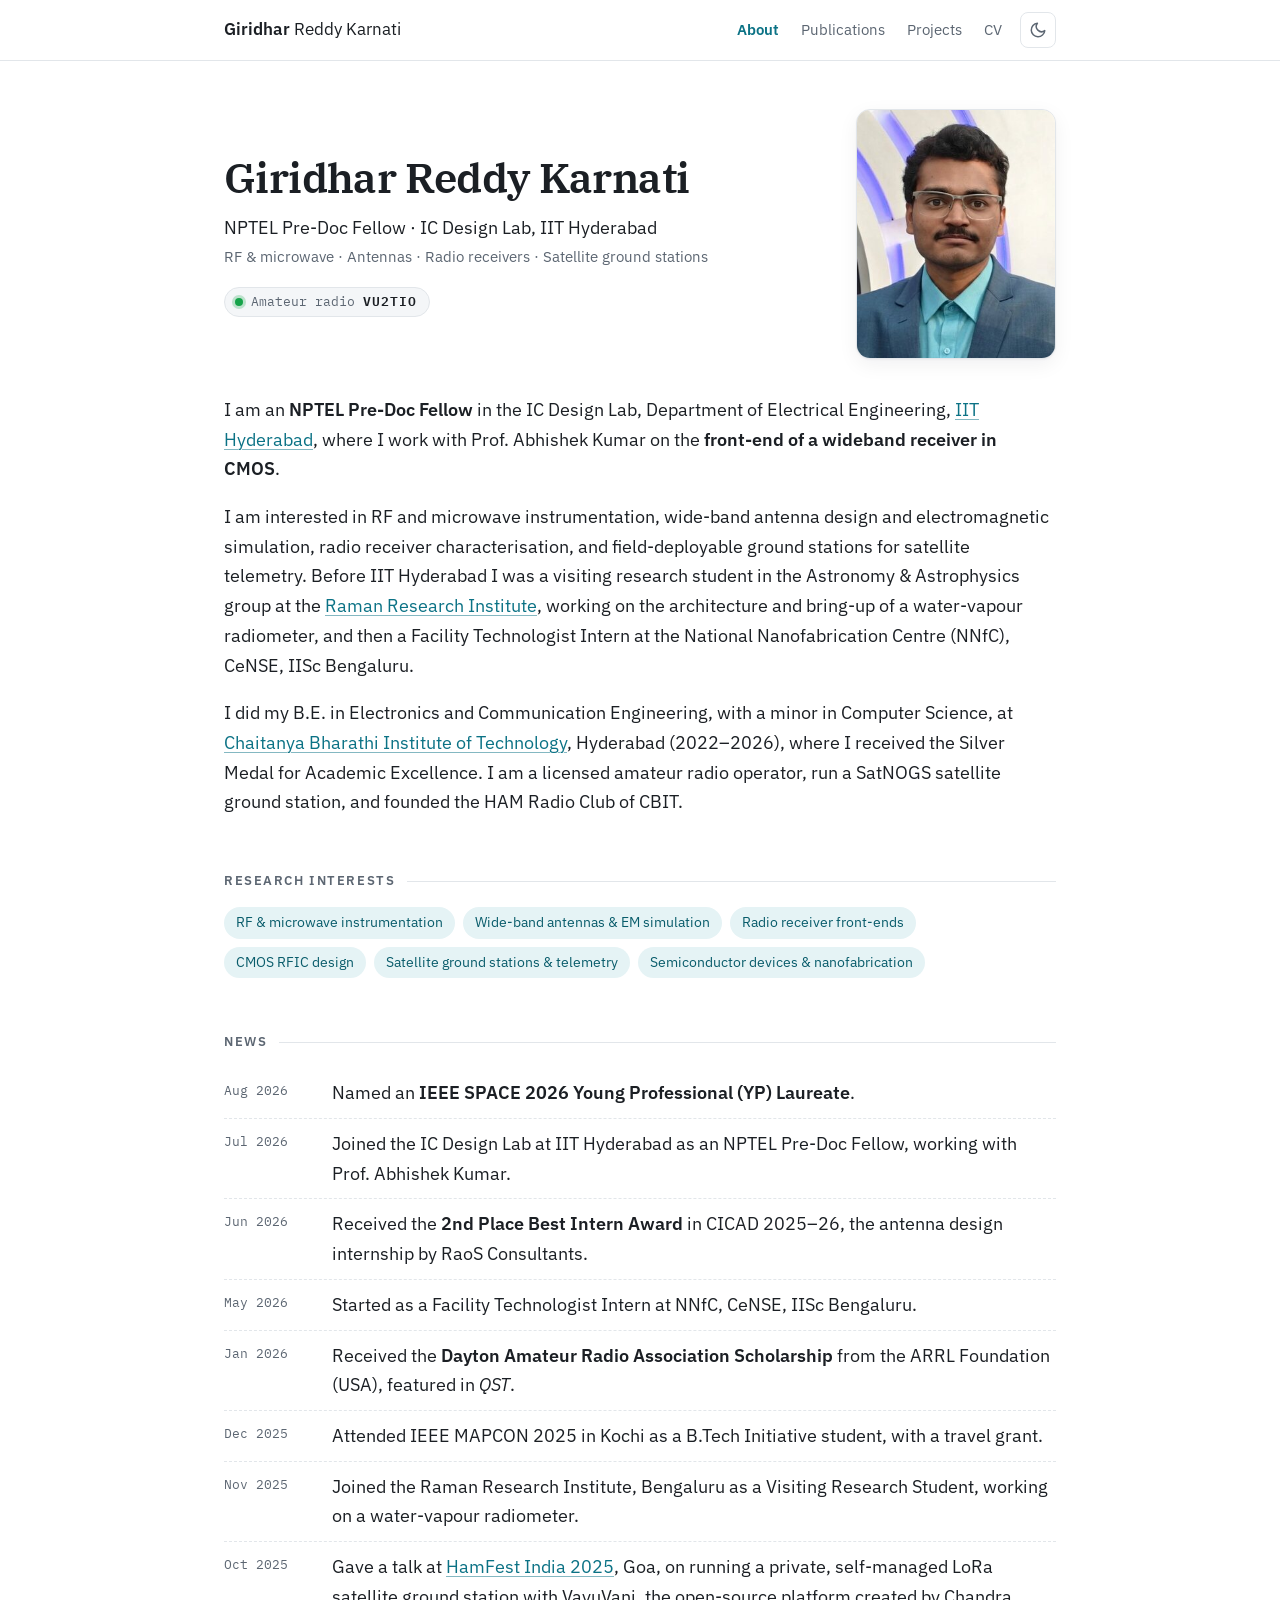
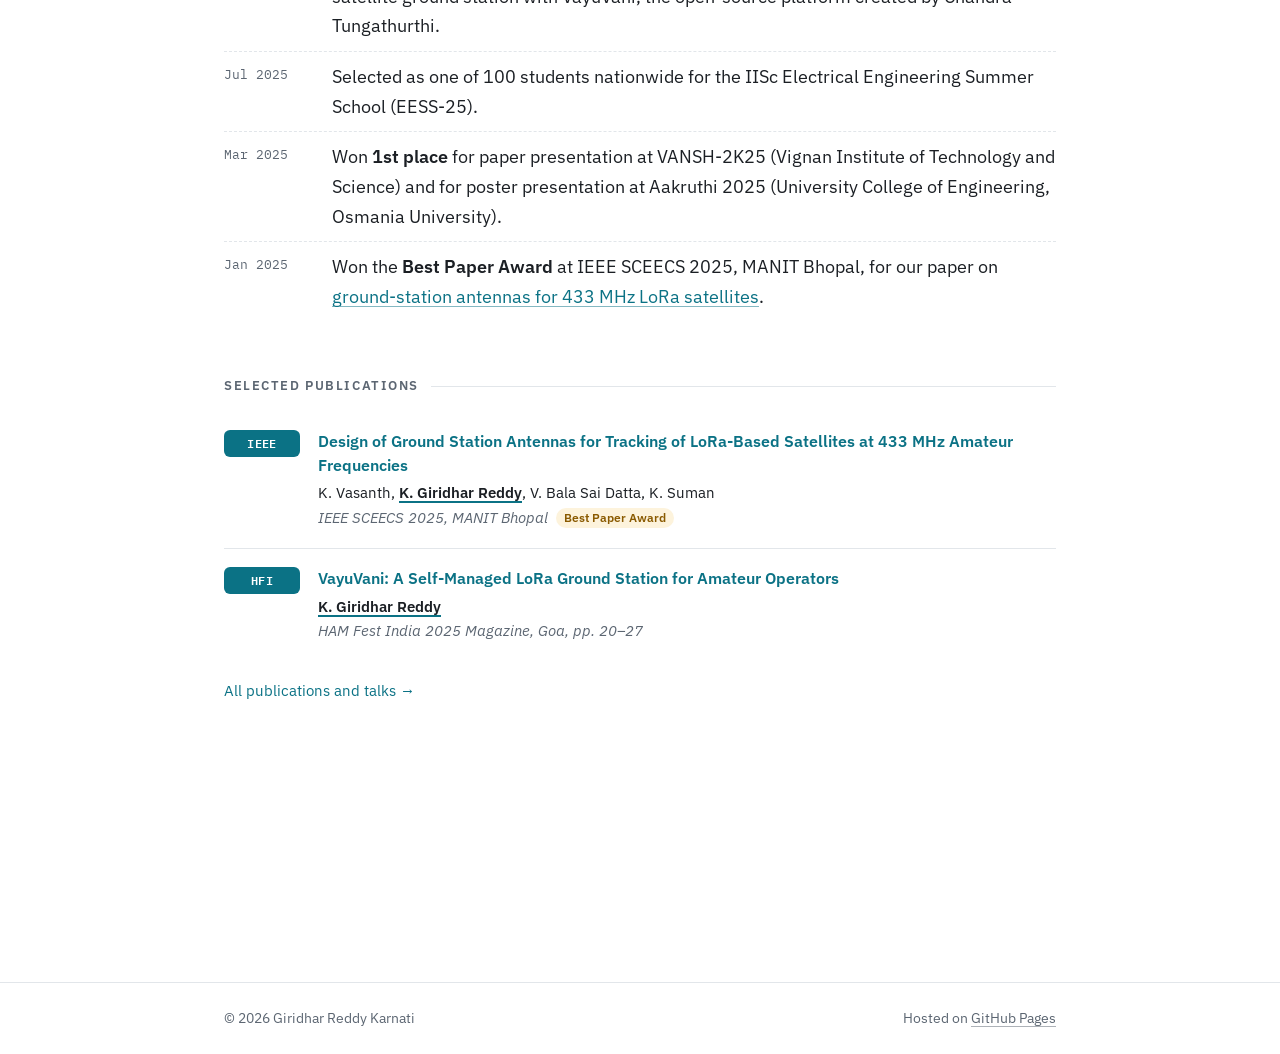
<file: index.html>
<!doctype html>
<html lang="en">
  <head>
    <meta charset="utf-8" />
    <meta name="viewport" content="width=device-width, initial-scale=1" />
    <title>Giridhar Reddy Karnati</title>
    <meta
      name="description"
      content="Giridhar Reddy Karnati (K. Giridhar Reddy) — NPTEL Pre-Doc Fellow in the IC Design Lab at IIT Hyderabad, working on RF and microwave instrumentation, wide-band antennas, radio receivers and satellite ground stations."
    />
    <meta name="author" content="Giridhar Reddy Karnati" />
    <link rel="canonical" href="https://giridharreddyk.github.io/" />

    <!-- How the link looks when shared on LinkedIn / WhatsApp / X -->
    <meta property="og:type" content="profile" />
    <meta property="og:site_name" content="Giridhar Reddy Karnati" />
    <meta property="og:title" content="Giridhar Reddy Karnati" />
    <meta property="og:description" content="NPTEL Pre-Doc Fellow, IC Design Lab, IIT Hyderabad · RF & microwave, antennas, radio receivers, satellite ground stations · VU2TIO" />
    <meta property="og:url" content="https://giridharreddyk.github.io/" />
    <meta property="og:image" content="https://giridharreddyk.github.io/assets/img/og-card.jpg" />
    <meta property="og:image:width" content="1200" />
    <meta property="og:image:height" content="630" />
    <meta property="og:image:alt" content="Giridhar Reddy Karnati: photo, name, role and research areas" />
    <meta name="twitter:card" content="summary_large_image" />
    <meta name="theme-color" content="#0b7285" />

    <link rel="icon" href="assets/img/favicon.svg" type="image/svg+xml" />

    <!-- Apply the saved light/dark choice before the page paints -->
    <script>
      (function () {
        try {
          var t = localStorage.getItem("theme");
          if (t === "light" || t === "dark") document.documentElement.setAttribute("data-theme", t);
        } catch (e) {}
      })();
    </script>

    <link rel="preload" href="assets/fonts/ibm-plex-sans-latin.woff2" as="font" type="font/woff2" crossorigin />
    <link rel="preload" href="assets/fonts/ibm-plex-serif-600-latin.woff2" as="font" type="font/woff2" crossorigin />
    <link
      rel="preload"
      as="image"
      href="assets/img/profile.jpg"
      imagesrcset="assets/img/profile-300.jpg 300w, assets/img/profile.jpg 600w"
      imagesizes="(max-width: 640px) 140px, 200px"
      type="image/jpeg"
      fetchpriority="high"
    />
    <link rel="stylesheet" href="assets/css/style.css" />
    <script src="assets/js/main.js" defer></script>

    <!-- Structured data (schema.org Person) -->
    <script type="application/ld+json">
      {
        "@context": "https://schema.org",
        "@type": "Person",
        "@id": "https://giridharreddyk.github.io/#me",
        "name": "Giridhar Reddy Karnati",
        "alternateName": ["K. Giridhar Reddy", "Karnati Giridhar Reddy"],
        "url": "https://giridharreddyk.github.io/",
        "image": "https://giridharreddyk.github.io/assets/img/profile.jpg",
        "jobTitle": "NPTEL Pre-Doc Fellow",
        "affiliation": {
          "@type": "CollegeOrUniversity",
          "name": "Indian Institute of Technology Hyderabad"
        },
        "alumniOf": {
          "@type": "CollegeOrUniversity",
          "name": "Chaitanya Bharathi Institute of Technology"
        },
        "memberOf": [
          { "@type": "Organization", "name": "IEEE" },
          { "@type": "Organization", "name": "AMSAT" },
          { "@type": "Organization", "name": "Applied Computational Electromagnetics Society" },
          { "@type": "Organization", "name": "RISC-V International" }
        ],
        "knowsAbout": [
          "RF and microwave engineering",
          "Antenna design",
          "Electromagnetic simulation",
          "Radio receivers",
          "Satellite ground stations",
          "Nanofabrication"
        ],
        "sameAs": ["https://www.linkedin.com/in/kgiridharreddy", "https://github.com/giridharreddyk"]
      }
    </script>
  </head>

  <body>
    <a class="skip-link" href="#main">Skip to content</a>

    <header class="site-header">
      <nav class="container nav" aria-label="Main">
        <a class="brand" href="index.html"><strong>Giridhar</strong> Reddy Karnati</a>
        <div class="nav-right">
          <ul class="nav-links" id="nav-links">
            <li><a href="index.html" aria-current="page">About</a></li>
            <li><a href="publications.html">Publications</a></li>
            <li><a href="projects.html">Projects</a></li>
            <li><a href="cv.html">CV</a></li>
          </ul>
          <button class="icon-btn theme-toggle" type="button" aria-label="Toggle dark mode">
            <svg class="icon-moon" viewBox="0 0 24 24" aria-hidden="true"><path d="M21 12.8A9 9 0 1 1 11.2 3a7 7 0 0 0 9.8 9.8z" /></svg>
            <svg class="icon-sun" viewBox="0 0 24 24" aria-hidden="true">
              <circle cx="12" cy="12" r="4" />
              <path d="M12 2v2M12 20v2M4.9 4.9l1.4 1.4M17.7 17.7l1.4 1.4M2 12h2M20 12h2M4.9 19.1l1.4-1.4M17.7 6.3l1.4-1.4" />
            </svg>
          </button>
          <button class="icon-btn nav-toggle" type="button" aria-expanded="false" aria-controls="nav-links" aria-label="Open menu">
            <svg viewBox="0 0 24 24" aria-hidden="true"><path d="M4 7h16M4 12h16M4 17h16" /></svg>
          </button>
        </div>
      </nav>
    </header>

    <main id="main" class="page" tabindex="-1">
      <div class="container">
        <!-- ===== Intro ===== -->
        <section class="hero" aria-labelledby="name">
          <div>
            <h1 id="name" class="hero-name">Giridhar Reddy Karnati</h1>
            <p class="hero-role">NPTEL Pre-Doc Fellow · IC Design Lab, IIT Hyderabad</p>
            <p class="hero-meta">RF &amp; microwave · Antennas · Radio receivers · Satellite ground stations</p>
            <p class="callsign" title="Licensed amateur radio operator (General Grade)">
              <span class="dot" aria-hidden="true"></span>
              Amateur radio <b>VU2TIO</b>
            </p>
          </div>
          <figure class="hero-photo">
            <img
              src="assets/img/profile.jpg"
              srcset="assets/img/profile-300.jpg 300w, assets/img/profile.jpg 600w"
              sizes="(max-width: 640px) 140px, 200px"
              alt="Portrait of Giridhar Reddy Karnati"
              width="600"
              height="750"
              fetchpriority="high"
              decoding="sync"
              onerror="this.onerror=null;this.removeAttribute('srcset');this.src='assets/img/profile-placeholder.svg'"
            />
          </figure>
        </section>

        <!-- ===== About ===== -->
        <section class="prose" aria-label="About me">
          <p>
            I am an <strong>NPTEL Pre-Doc Fellow</strong> in the IC Design Lab, Department of Electrical Engineering,
            <a href="https://www.iith.ac.in/">IIT Hyderabad</a>, where I work with Prof. Abhishek Kumar on the
            <strong>front-end of a wideband receiver in CMOS</strong>.
          </p>
          <p>
            I am interested in RF and microwave instrumentation, wide-band antenna design and electromagnetic simulation, radio
            receiver characterisation, and field-deployable ground stations for satellite telemetry. Before IIT Hyderabad I was a
            visiting research student in the Astronomy &amp; Astrophysics group at the
            <a href="https://www.rri.res.in/">Raman Research Institute</a>, working on the architecture and bring-up of a
            water-vapour radiometer, and then a Facility Technologist Intern at the National Nanofabrication Centre (NNfC), CeNSE,
            IISc Bengaluru.
          </p>
          <p>
            I did my B.E. in Electronics and Communication Engineering, with a minor in Computer Science, at
            <a href="https://www.cbit.ac.in/">Chaitanya Bharathi Institute of Technology</a>, Hyderabad (2022–2026), where I
            received the Silver Medal for Academic Excellence. I am a licensed amateur radio operator, run a SatNOGS satellite
            ground station, and founded the HAM Radio Club of CBIT.
          </p>
        </section>

        <!-- ===== Interests ===== -->
        <section class="section" aria-labelledby="interests-title">
          <h2 class="section-title" id="interests-title">Research interests</h2>
          <ul class="chips">
            <li class="chip">RF &amp; microwave instrumentation</li>
            <li class="chip">Wide-band antennas &amp; EM simulation</li>
            <li class="chip">Radio receiver front-ends</li>
            <li class="chip">CMOS RFIC design</li>
            <li class="chip">Satellite ground stations &amp; telemetry</li>
            <li class="chip">Semiconductor devices &amp; nanofabrication</li>
          </ul>
        </section>

        <!-- ===== News ===== -->
        <section class="section" aria-labelledby="news-title">
          <h2 class="section-title" id="news-title">News</h2>
          <ul class="news">
            <li>
              <time datetime="2026-08">Aug 2026</time>
              <span>Named an <strong>IEEE SPACE 2026 Young Professional (YP) Laureate</strong>.</span>
            </li>
            <li>
              <time datetime="2026-07">Jul 2026</time>
              <span>Joined the IC Design Lab at IIT Hyderabad as an NPTEL Pre-Doc Fellow, working with Prof. Abhishek Kumar.</span>
            </li>
            <li>
              <time datetime="2026-06">Jun 2026</time>
              <span>Received the <strong>2nd Place Best Intern Award</strong> in CICAD 2025–26, the antenna design internship by RaoS Consultants.</span>
            </li>
            <li>
              <time datetime="2026-05">May 2026</time>
              <span>Started as a Facility Technologist Intern at NNfC, CeNSE, IISc Bengaluru.</span>
            </li>
            <li>
              <time datetime="2026-01">Jan 2026</time>
              <span>Received the <strong>Dayton Amateur Radio Association Scholarship</strong> from the ARRL Foundation (USA), featured in <em>QST</em>.</span>
            </li>
            <li>
              <time datetime="2025-12">Dec 2025</time>
              <span>Attended IEEE MAPCON 2025 in Kochi as a B.Tech Initiative student, with a travel grant.</span>
            </li>
            <li>
              <time datetime="2025-11">Nov 2025</time>
              <span>Joined the Raman Research Institute, Bengaluru as a Visiting Research Student, working on a water-vapour radiometer.</span>
            </li>
            <li>
              <time datetime="2025-10">Oct 2025</time>
              <span>
                Gave a talk at <a href="https://hfi2025.in/">HamFest India 2025</a>, Goa, on running a private, self-managed LoRa
                satellite ground station with VayuVani, the open-source platform created by Chandra Tungathurthi.
              </span>
            </li>
            <li>
              <time datetime="2025-07">Jul 2025</time>
              <span>Selected as one of 100 students nationwide for the IISc Electrical Engineering Summer School (EESS-25).</span>
            </li>
            <li>
              <time datetime="2025-03">Mar 2025</time>
              <span>
                Won <strong>1st place</strong> for paper presentation at VANSH-2K25 (Vignan Institute of Technology and Science)
                and for poster presentation at Aakruthi 2025 (University College of Engineering, Osmania University).
              </span>
            </li>
            <li>
              <time datetime="2025-01">Jan 2025</time>
              <span>
                Won the <strong>Best Paper Award</strong> at IEEE SCEECS 2025, MANIT Bhopal, for our paper on
                <a href="publications.html">ground-station antennas for 433 MHz LoRa satellites</a>.
              </span>
            </li>
          </ul>
        </section>

        <!-- ===== Selected publications ===== -->
        <section class="section" aria-labelledby="pubs-title">
          <h2 class="section-title" id="pubs-title">Selected publications</h2>
          <ol class="pub-list">
            <li class="pub">
              <span class="pub-badge">IEEE</span>
              <div class="pub-body">
                <p class="pub-title">
                  <a href="https://ieeexplore.ieee.org/document/10940725">Design of Ground Station Antennas for Tracking of LoRa-Based Satellites at 433 MHz Amateur Frequencies</a>
                </p>
                <p class="pub-authors">K. Vasanth, <span class="me">K. Giridhar Reddy</span>, V. Bala Sai Datta, K. Suman</p>
                <p class="pub-venue">IEEE SCEECS 2025, MANIT Bhopal <span class="award">Best Paper Award</span></p>
              </div>
            </li>
            <li class="pub">
              <span class="pub-badge">HFI</span>
              <div class="pub-body">
                <p class="pub-title">
                  <a href="https://hfi2025.in/hfimag.pdf">VayuVani: A Self-Managed LoRa Ground Station for Amateur Operators</a>
                </p>
                <p class="pub-authors"><span class="me">K. Giridhar Reddy</span></p>
                <p class="pub-venue">HAM Fest India 2025 Magazine, Goa, pp. 20–27</p>
              </div>
            </li>
          </ol>
          <p class="more"><a href="publications.html">All publications and talks →</a></p>
        </section>

        <!-- ===== Contact ===== -->
        <section class="section" aria-labelledby="contact-title">
          <h2 class="section-title" id="contact-title">Get in touch</h2>
          <p>Email is the best way to reach me. I'm happy to talk about RF and receiver design, antennas, satellites and amateur radio.</p>
          <ul class="socials">
            <li>
              <a href="mailto:kgiridharreddy2022@gmail.com">
                <svg class="stroke" viewBox="0 0 24 24" aria-hidden="true"><rect x="3" y="5" width="18" height="14" rx="2" /><path d="m3 7 9 6 9-6" /></svg>
                kgiridharreddy2022@gmail.com
              </a>
            </li>
            <li>
              <a href="https://www.linkedin.com/in/kgiridharreddy" rel="me">
                <svg viewBox="0 0 24 24" aria-hidden="true">
                  <path
                    d="M20.447 20.452h-3.554v-5.569c0-1.328-.027-3.037-1.852-3.037-1.853 0-2.136 1.445-2.136 2.939v5.667H9.351V9h3.414v1.561h.046c.477-.9 1.637-1.85 3.37-1.85 3.601 0 4.267 2.37 4.267 5.455v6.286zM5.337 7.433c-1.144 0-2.063-.926-2.063-2.065 0-1.138.92-2.063 2.063-2.063 1.14 0 2.064.925 2.064 2.063 0 1.139-.925 2.065-2.064 2.065zm1.782 13.019H3.555V9h3.564v11.452zM22.225 0H1.771C.792 0 0 .774 0 1.729v20.542C0 23.227.792 24 1.771 24h20.451C23.2 24 24 23.227 24 22.271V1.729C24 .774 23.2 0 22.222 0h.003z"
                  />
                </svg>
                LinkedIn
              </a>
            </li>
            <li>
              <a href="https://github.com/giridharreddyk" rel="me">
                <svg viewBox="0 0 24 24" aria-hidden="true">
                  <path
                    d="M12 .297c-6.63 0-12 5.373-12 12 0 5.303 3.438 9.8 8.205 11.385.6.113.82-.258.82-.577 0-.285-.01-1.04-.015-2.04-3.338.724-4.042-1.61-4.042-1.61C4.422 18.07 3.633 17.7 3.633 17.7c-1.087-.744.084-.729.084-.729 1.205.084 1.838 1.236 1.838 1.236 1.07 1.835 2.809 1.305 3.495.998.108-.776.417-1.305.76-1.605-2.665-.3-5.466-1.332-5.466-5.93 0-1.31.465-2.38 1.235-3.22-.135-.303-.54-1.523.105-3.176 0 0 1.005-.322 3.3 1.23.96-.267 1.98-.399 3-.405 1.02.006 2.04.138 3 .405 2.28-1.552 3.285-1.23 3.285-1.23.645 1.653.24 2.873.12 3.176.765.84 1.23 1.91 1.23 3.22 0 4.61-2.805 5.625-5.475 5.92.42.36.81 1.096.81 2.22 0 1.606-.015 2.896-.015 3.286 0 .315.21.69.825.57C20.565 22.092 24 17.592 24 12.297c0-6.627-5.373-12-12-12"
                  />
                </svg>
                GitHub
              </a>
            </li>
          </ul>
        </section>
      </div>
    </main>

    <footer class="site-footer">
      <div class="container">
        <p>© <span data-year>2026</span> Giridhar Reddy Karnati</p>
        <p>Hosted on <a href="https://pages.github.com/">GitHub Pages</a></p>
      </div>
    </footer>
  </body>
</html>
</file>
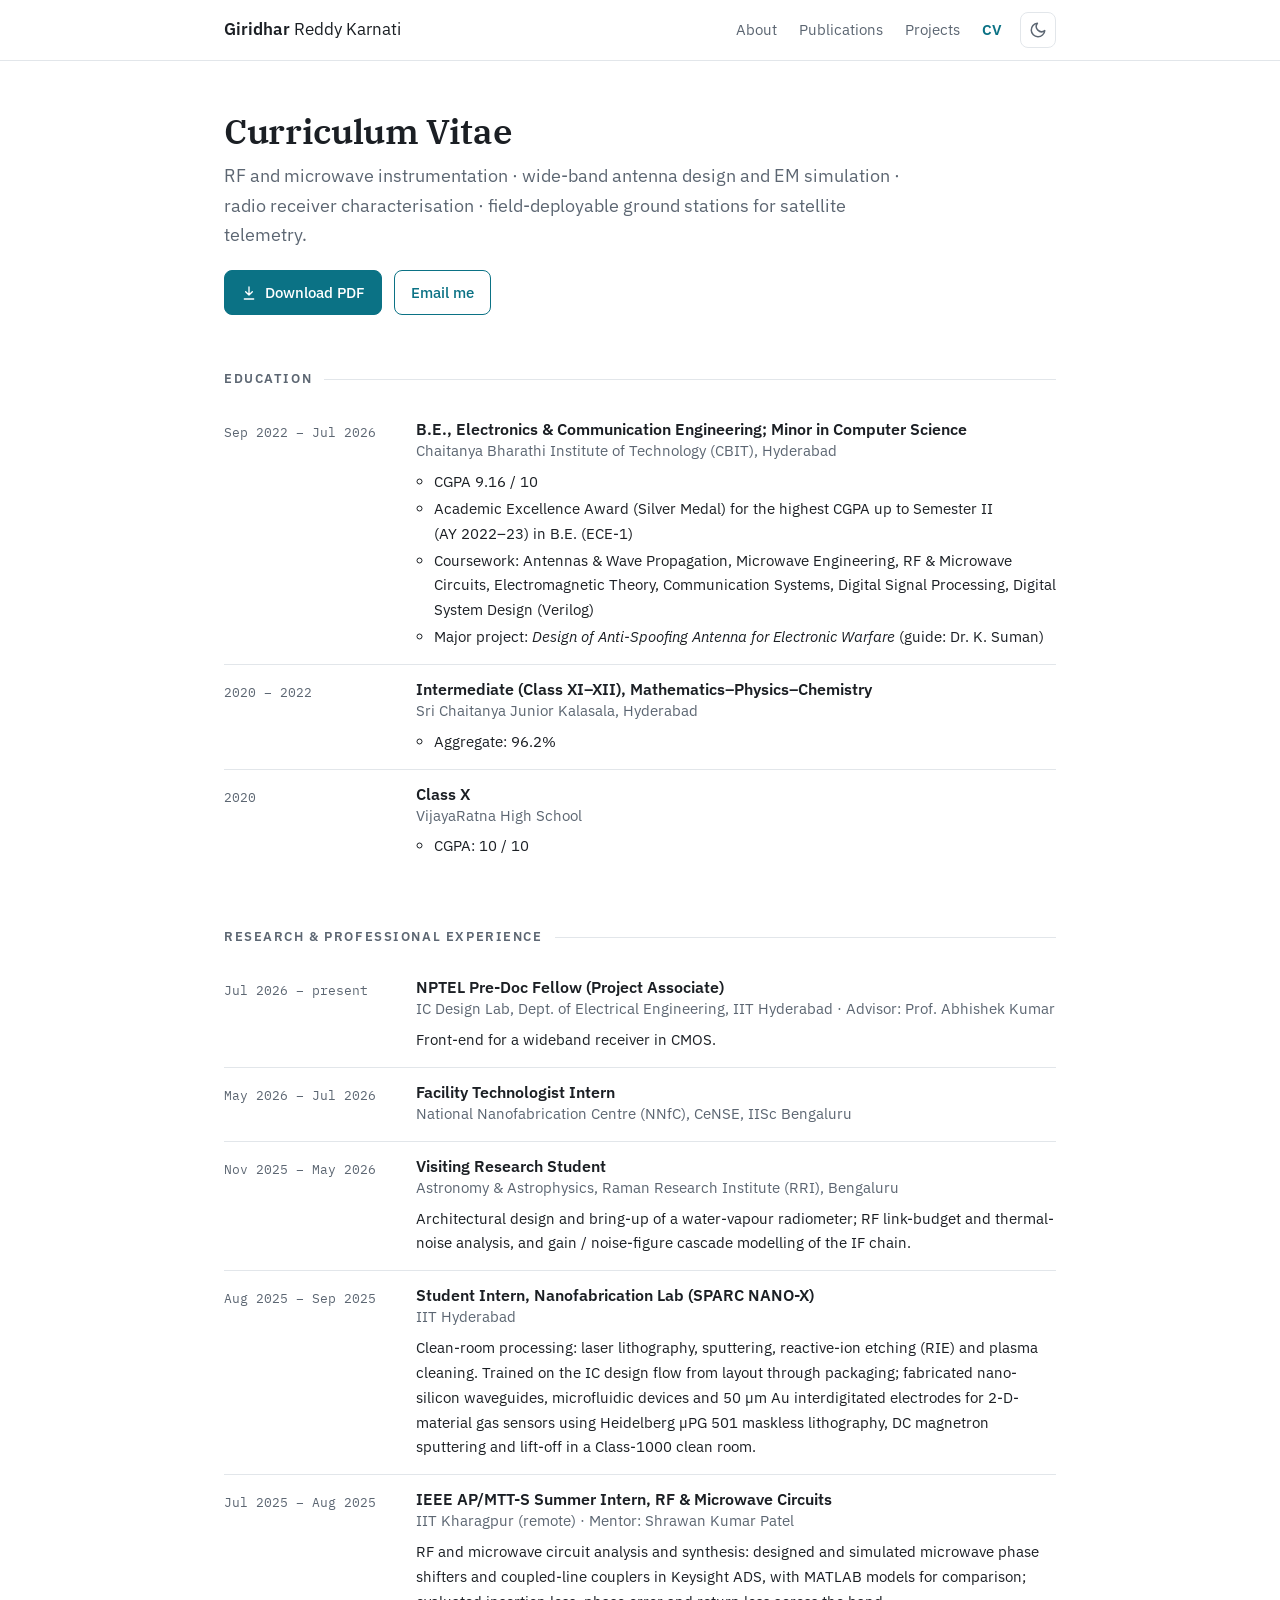
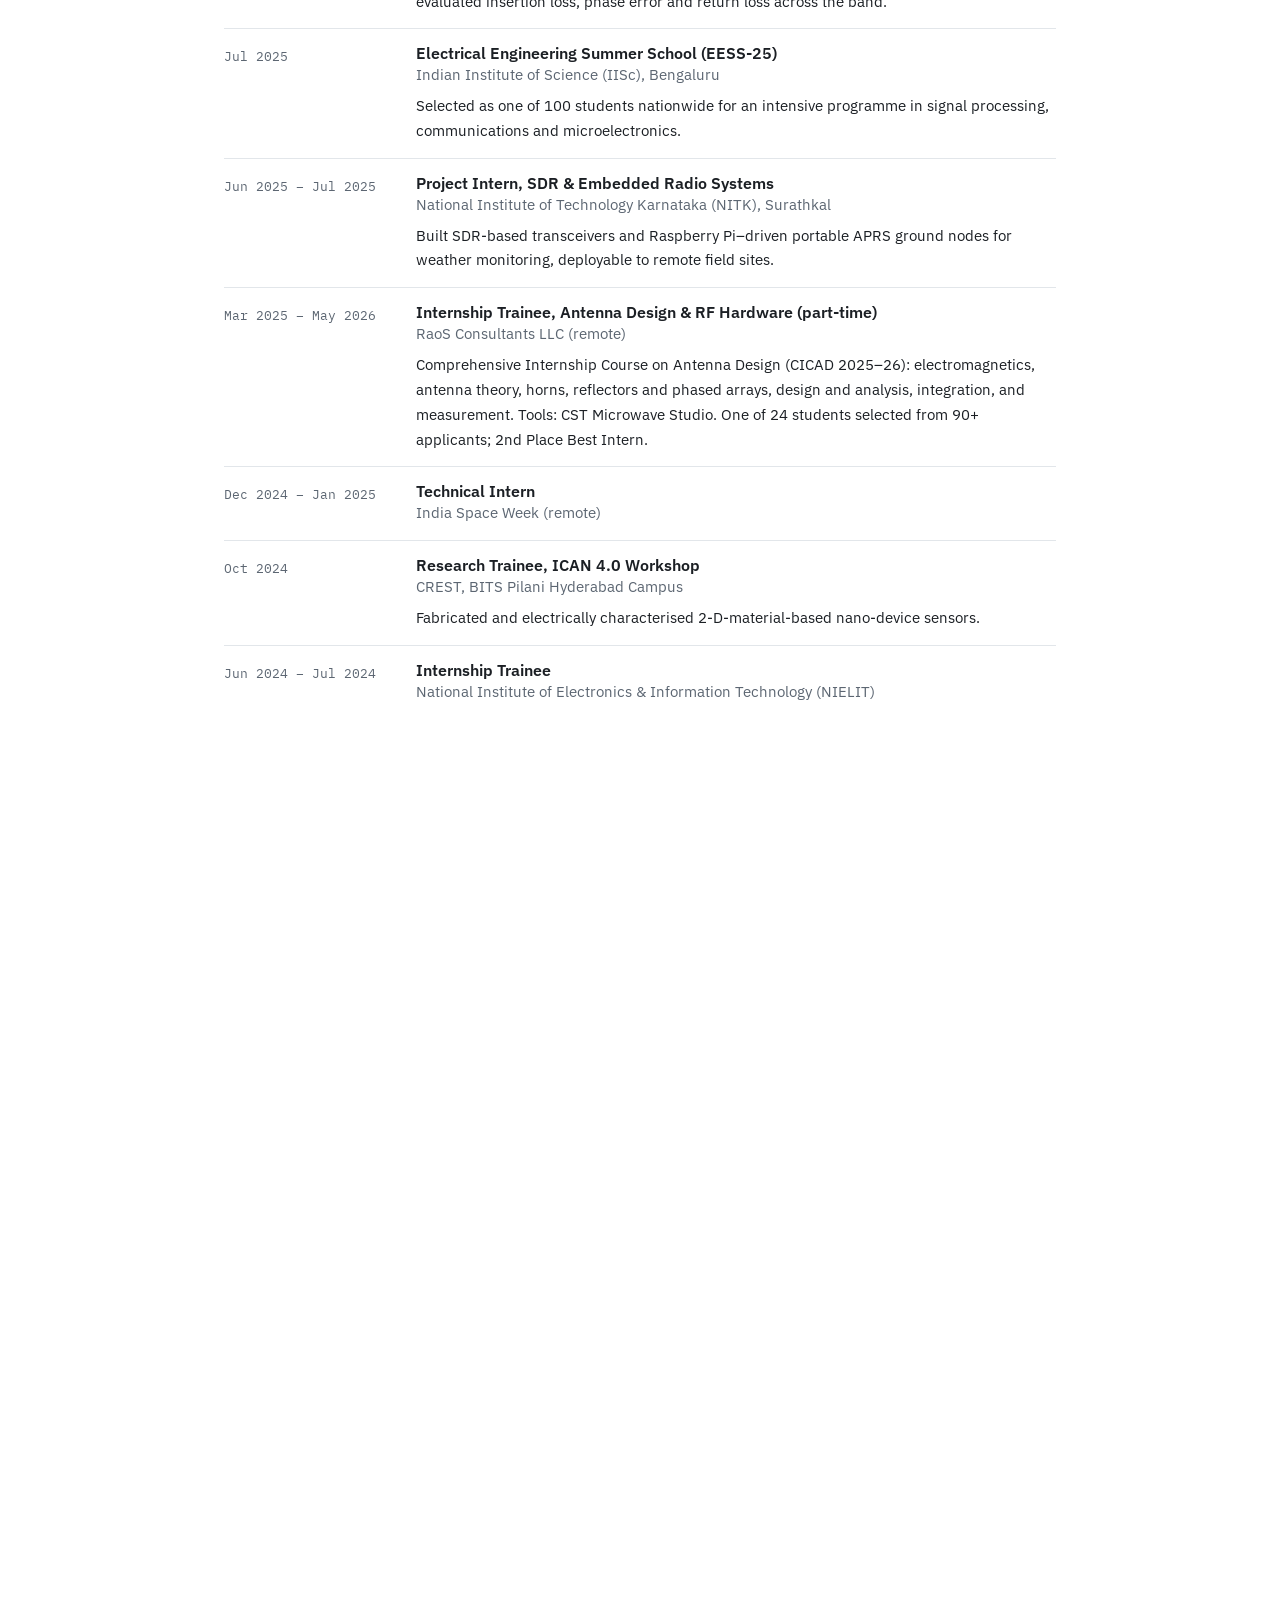
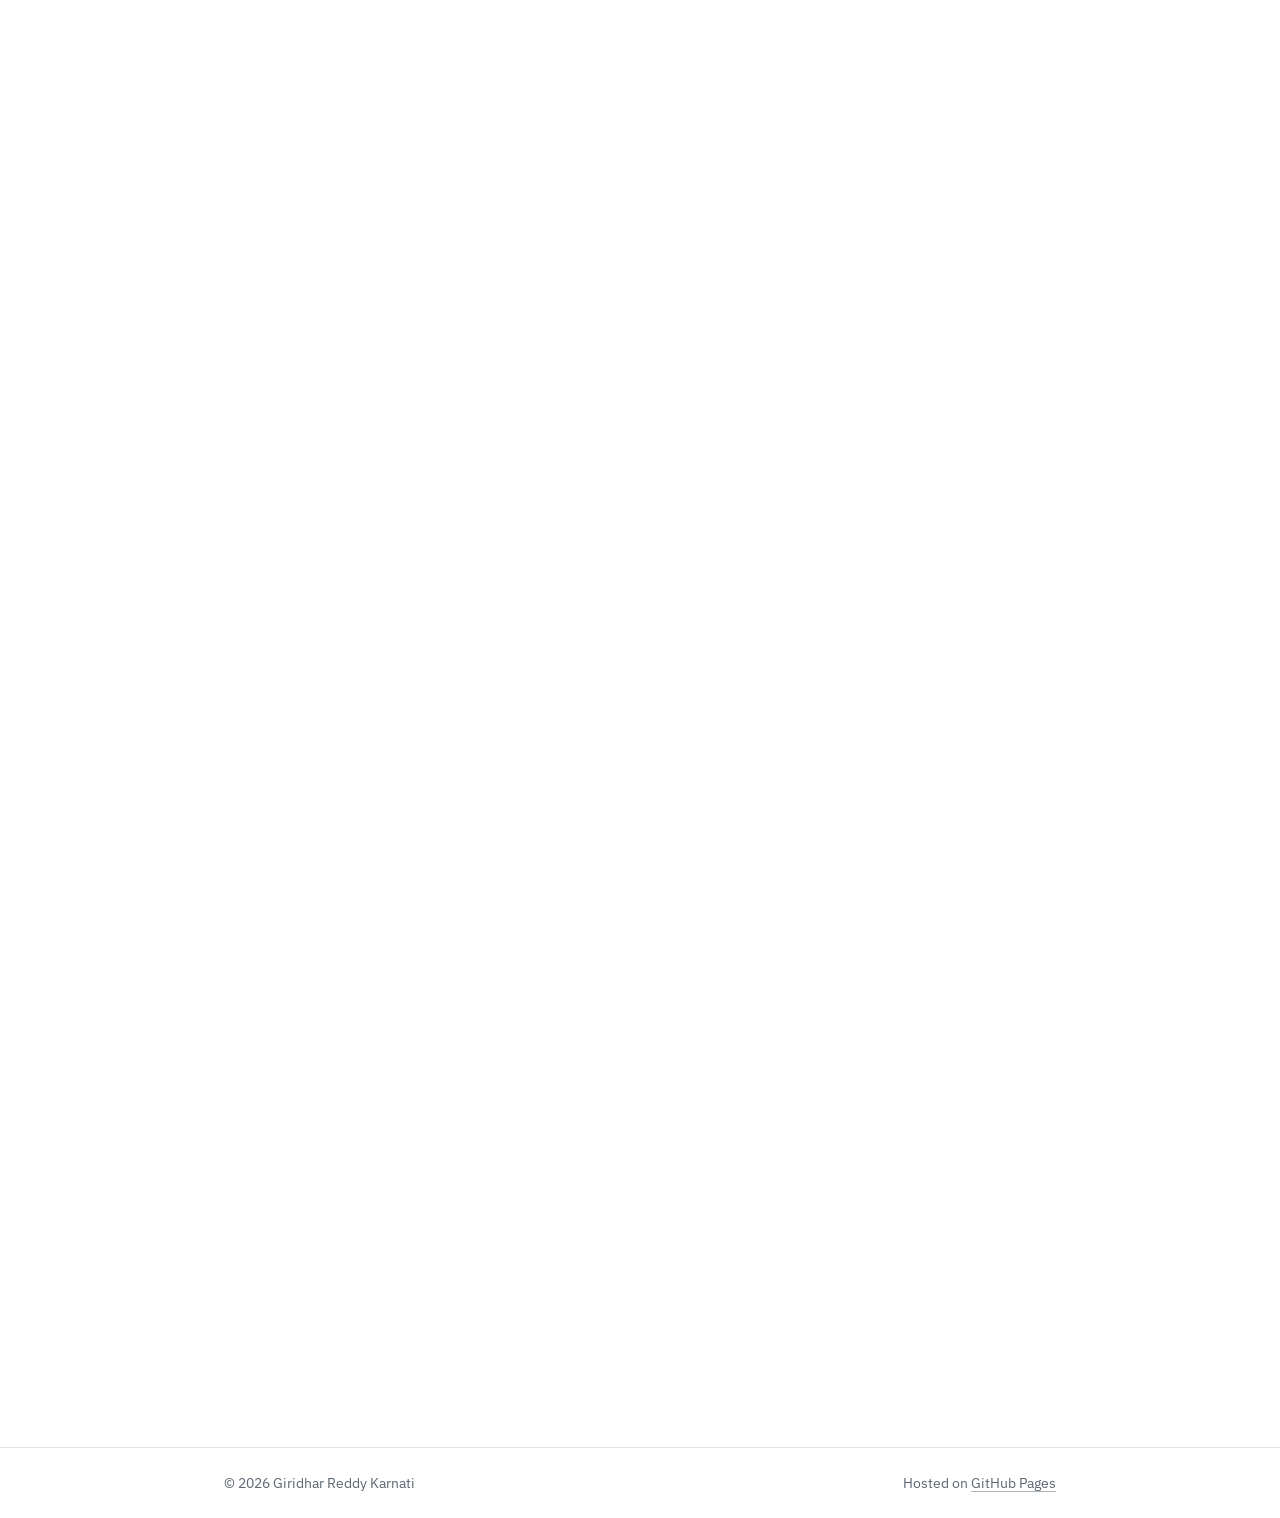
<file: cv.html>
<!doctype html>
<html lang="en">
  <head>
    <meta charset="utf-8" />
    <meta name="viewport" content="width=device-width, initial-scale=1" />
    <title>CV · Giridhar Reddy Karnati</title>
    <meta
      name="description"
      content="Curriculum vitae of Giridhar Reddy Karnati (K. Giridhar Reddy): education, research experience, publications, honours, memberships and technical skills."
    />
    <meta name="author" content="Giridhar Reddy Karnati" />
    <link rel="canonical" href="https://giridharreddyk.github.io/cv.html" />

    <!-- How the link looks when shared on LinkedIn / WhatsApp / X -->
    <meta property="og:type" content="website" />
    <meta property="og:site_name" content="Giridhar Reddy Karnati" />
    <meta property="og:title" content="CV · Giridhar Reddy Karnati" />
    <meta property="og:description" content="Education, research experience, publications, honours and skills of Giridhar Reddy Karnati, NPTEL Pre-Doc Fellow at IIT Hyderabad." />
    <meta property="og:url" content="https://giridharreddyk.github.io/cv.html" />
    <meta property="og:image" content="https://giridharreddyk.github.io/assets/img/og-card.jpg" />
    <meta property="og:image:width" content="1200" />
    <meta property="og:image:height" content="630" />
    <meta property="og:image:alt" content="Giridhar Reddy Karnati: photo, name, role and research areas" />
    <meta name="twitter:card" content="summary_large_image" />
    <meta name="theme-color" content="#0b7285" />

    <link rel="icon" href="assets/img/favicon.svg" type="image/svg+xml" />
    <script>
      (function () {
        try {
          var t = localStorage.getItem("theme");
          if (t === "light" || t === "dark") document.documentElement.setAttribute("data-theme", t);
        } catch (e) {}
      })();
    </script>
    <link rel="preload" href="assets/fonts/ibm-plex-sans-latin.woff2" as="font" type="font/woff2" crossorigin />
    <link rel="preload" href="assets/fonts/ibm-plex-serif-600-latin.woff2" as="font" type="font/woff2" crossorigin />
    <link rel="stylesheet" href="assets/css/style.css" />
    <script src="assets/js/main.js" defer></script>
  </head>

  <body>
    <a class="skip-link" href="#main">Skip to content</a>

    <header class="site-header">
      <nav class="container nav" aria-label="Main">
        <a class="brand" href="index.html"><strong>Giridhar</strong> Reddy Karnati</a>
        <div class="nav-right">
          <ul class="nav-links" id="nav-links">
            <li><a href="index.html">About</a></li>
            <li><a href="publications.html">Publications</a></li>
            <li><a href="projects.html">Projects</a></li>
            <li><a href="cv.html" aria-current="page">CV</a></li>
          </ul>
          <button class="icon-btn theme-toggle" type="button" aria-label="Toggle dark mode">
            <svg class="icon-moon" viewBox="0 0 24 24" aria-hidden="true"><path d="M21 12.8A9 9 0 1 1 11.2 3a7 7 0 0 0 9.8 9.8z" /></svg>
            <svg class="icon-sun" viewBox="0 0 24 24" aria-hidden="true">
              <circle cx="12" cy="12" r="4" />
              <path d="M12 2v2M12 20v2M4.9 4.9l1.4 1.4M17.7 17.7l1.4 1.4M2 12h2M20 12h2M4.9 19.1l1.4-1.4M17.7 6.3l1.4-1.4" />
            </svg>
          </button>
          <button class="icon-btn nav-toggle" type="button" aria-expanded="false" aria-controls="nav-links" aria-label="Open menu">
            <svg viewBox="0 0 24 24" aria-hidden="true"><path d="M4 7h16M4 12h16M4 17h16" /></svg>
          </button>
        </div>
      </nav>
    </header>

    <main id="main" class="page" tabindex="-1">
      <div class="container">
        <header class="page-header">
          <!-- Printed / PDF version only: name, contact details and a QR code linking to this site -->
          <div class="print-only print-header">
            <div>
              <p class="print-name">Giridhar Reddy Karnati</p>
              <p class="print-contact">kgiridharreddy2022@gmail.com · giridharreddyk.github.io · linkedin.com/in/kgiridharreddy</p>
            </div>
            <svg class="print-qr" xmlns="http://www.w3.org/2000/svg" viewBox="-2 -2 33 33" shape-rendering="crispEdges" aria-hidden="true" focusable="false"><rect x="-2" y="-2" width="33" height="33" fill="#fff"/><path fill="#000" d="M0 0h7v1h-7zM9 0h1v1h-1zM11 0h1v1h-1zM15 0h2v1h-2zM18 0h1v1h-1zM20 0h1v1h-1zM22 0h7v1h-7zM0 1h1v1h-1zM6 1h1v1h-1zM8 1h2v1h-2zM12 1h3v1h-3zM16 1h2v1h-2zM20 1h1v1h-1zM22 1h1v1h-1zM28 1h1v1h-1zM0 2h1v1h-1zM2 2h3v1h-3zM6 2h1v1h-1zM8 2h1v1h-1zM10 2h1v1h-1zM12 2h2v1h-2zM15 2h1v1h-1zM18 2h2v1h-2zM22 2h1v1h-1zM24 2h3v1h-3zM28 2h1v1h-1zM0 3h1v1h-1zM2 3h3v1h-3zM6 3h1v1h-1zM8 3h1v1h-1zM12 3h1v1h-1zM16 3h2v1h-2zM19 3h2v1h-2zM22 3h1v1h-1zM24 3h3v1h-3zM28 3h1v1h-1zM0 4h1v1h-1zM2 4h3v1h-3zM6 4h1v1h-1zM9 4h2v1h-2zM15 4h2v1h-2zM18 4h3v1h-3zM22 4h1v1h-1zM24 4h3v1h-3zM28 4h1v1h-1zM0 5h1v1h-1zM6 5h1v1h-1zM10 5h1v1h-1zM15 5h1v1h-1zM17 5h1v1h-1zM20 5h1v1h-1zM22 5h1v1h-1zM28 5h1v1h-1zM0 6h7v1h-7zM8 6h1v1h-1zM10 6h1v1h-1zM12 6h1v1h-1zM14 6h1v1h-1zM16 6h1v1h-1zM18 6h1v1h-1zM20 6h1v1h-1zM22 6h7v1h-7zM8 7h1v1h-1zM11 7h1v1h-1zM14 7h3v1h-3zM0 8h1v1h-1zM6 8h1v1h-1zM8 8h1v1h-1zM11 8h1v1h-1zM16 8h2v1h-2zM19 8h4v1h-4zM25 8h3v1h-3zM2 9h4v1h-4zM7 9h1v1h-1zM9 9h3v1h-3zM13 9h1v1h-1zM16 9h4v1h-4zM23 9h2v1h-2zM26 9h2v1h-2zM0 10h1v1h-1zM3 10h1v1h-1zM5 10h4v1h-4zM12 10h5v1h-5zM18 10h1v1h-1zM23 10h2v1h-2zM3 11h1v1h-1zM5 11h1v1h-1zM8 11h1v1h-1zM10 11h1v1h-1zM13 11h1v1h-1zM20 11h1v1h-1zM25 11h1v1h-1zM1 12h3v1h-3zM5 12h4v1h-4zM10 12h1v1h-1zM12 12h2v1h-2zM15 12h2v1h-2zM19 12h2v1h-2zM22 12h2v1h-2zM28 12h1v1h-1zM0 13h5v1h-5zM8 13h1v1h-1zM10 13h1v1h-1zM12 13h1v1h-1zM16 13h1v1h-1zM19 13h2v1h-2zM22 13h3v1h-3zM27 13h2v1h-2zM0 14h3v1h-3zM4 14h1v1h-1zM6 14h3v1h-3zM10 14h3v1h-3zM21 14h2v1h-2zM25 14h2v1h-2zM3 15h2v1h-2zM7 15h1v1h-1zM9 15h3v1h-3zM15 15h1v1h-1zM18 15h1v1h-1zM22 15h1v1h-1zM24 15h1v1h-1zM26 15h1v1h-1zM28 15h1v1h-1zM4 16h3v1h-3zM8 16h2v1h-2zM12 16h1v1h-1zM17 16h1v1h-1zM23 16h1v1h-1zM25 16h2v1h-2zM0 17h4v1h-4zM9 17h2v1h-2zM12 17h3v1h-3zM17 17h4v1h-4zM22 17h3v1h-3zM26 17h3v1h-3zM0 18h4v1h-4zM5 18h2v1h-2zM8 18h4v1h-4zM15 18h1v1h-1zM17 18h3v1h-3zM21 18h2v1h-2zM24 18h2v1h-2zM28 18h1v1h-1zM0 19h1v1h-1zM4 19h1v1h-1zM7 19h2v1h-2zM10 19h1v1h-1zM13 19h1v1h-1zM15 19h2v1h-2zM18 19h1v1h-1zM20 19h2v1h-2zM0 20h1v1h-1zM2 20h1v1h-1zM4 20h1v1h-1zM6 20h3v1h-3zM12 20h1v1h-1zM14 20h1v1h-1zM17 20h1v1h-1zM20 20h5v1h-5zM26 20h3v1h-3zM8 21h4v1h-4zM14 21h2v1h-2zM20 21h1v1h-1zM24 21h2v1h-2zM0 22h7v1h-7zM10 22h2v1h-2zM15 22h2v1h-2zM19 22h2v1h-2zM22 22h1v1h-1zM24 22h3v1h-3zM0 23h1v1h-1zM6 23h1v1h-1zM9 23h1v1h-1zM14 23h1v1h-1zM19 23h2v1h-2zM24 23h1v1h-1zM0 24h1v1h-1zM2 24h3v1h-3zM6 24h1v1h-1zM9 24h1v1h-1zM13 24h2v1h-2zM16 24h1v1h-1zM19 24h7v1h-7zM27 24h2v1h-2zM0 25h1v1h-1zM2 25h3v1h-3zM6 25h1v1h-1zM10 25h1v1h-1zM12 25h1v1h-1zM14 25h3v1h-3zM18 25h1v1h-1zM20 25h2v1h-2zM25 25h2v1h-2zM28 25h1v1h-1zM0 26h1v1h-1zM2 26h3v1h-3zM6 26h1v1h-1zM9 26h4v1h-4zM14 26h2v1h-2zM17 26h2v1h-2zM22 26h6v1h-6zM0 27h1v1h-1zM6 27h1v1h-1zM9 27h1v1h-1zM12 27h2v1h-2zM15 27h1v1h-1zM18 27h2v1h-2zM22 27h2v1h-2zM25 27h2v1h-2zM28 27h1v1h-1zM0 28h7v1h-7zM8 28h1v1h-1zM12 28h2v1h-2zM17 28h3v1h-3zM21 28h4v1h-4zM26 28h1v1h-1z"/></svg>
          </div>
          <h1 class="page-title no-print">Curriculum Vitae</h1>
          <p class="page-lead">
            RF and microwave instrumentation · wide-band antenna design and EM simulation · radio receiver characterisation ·
            field-deployable ground stations for satellite telemetry.
          </p>
          <div class="cv-actions">
            <a class="btn" href="assets/pdf/Giridhar_Reddy_Karnati_CV.pdf">
              <svg viewBox="0 0 24 24" aria-hidden="true"><path d="M12 3v12M7 10l5 5 5-5M5 21h14" /></svg>
              Download PDF
            </a>
            <a class="btn btn-ghost" href="mailto:kgiridharreddy2022@gmail.com">Email me</a>
          </div>
        </header>

        <!-- ===== Education ===== -->
        <section class="section" aria-labelledby="edu">
          <h2 class="section-title" id="edu">Education</h2>
          <ol class="entries">
            <li class="entry">
              <div class="entry-date">Sep 2022 – Jul 2026</div>
              <div>
                <h3 class="entry-title">B.E., Electronics &amp; Communication Engineering; Minor in Computer Science</h3>
                <p class="entry-org">Chaitanya Bharathi Institute of Technology (CBIT), Hyderabad</p>
                <ul>
                  <li>CGPA 9.16 / 10</li>
                  <li>Academic Excellence Award (Silver Medal) for the highest CGPA up to Semester II (AY&nbsp;2022–23) in B.E.&nbsp;(ECE-1)</li>
                  <li>
                    Coursework: Antennas &amp; Wave Propagation, Microwave Engineering, RF &amp; Microwave Circuits, Electromagnetic
                    Theory, Communication Systems, Digital Signal Processing, Digital System Design (Verilog)
                  </li>
                  <li>Major project: <em>Design of Anti-Spoofing Antenna for Electronic Warfare</em> (guide: Dr. K. Suman)</li>
                </ul>
              </div>
            </li>
            <li class="entry">
              <div class="entry-date">2020 – 2022</div>
              <div>
                <h3 class="entry-title">Intermediate (Class XI–XII), Mathematics–Physics–Chemistry</h3>
                <p class="entry-org">Sri Chaitanya Junior Kalasala, Hyderabad</p>
                <ul>
                  <li>Aggregate: 96.2%</li>
                </ul>
              </div>
            </li>
            <li class="entry">
              <div class="entry-date">2020</div>
              <div>
                <h3 class="entry-title">Class X</h3>
                <p class="entry-org">VijayaRatna High School</p>
                <ul>
                  <li>CGPA: 10 / 10</li>
                </ul>
              </div>
            </li>
          </ol>
        </section>

        <!-- ===== Experience ===== -->
        <section class="section" aria-labelledby="exp">
          <h2 class="section-title" id="exp">Research &amp; professional experience</h2>
          <ol class="entries">
            <li class="entry">
              <div class="entry-date">Jul 2026 – present</div>
              <div>
                <h3 class="entry-title">NPTEL Pre-Doc Fellow (Project Associate)</h3>
                <p class="entry-org">IC Design Lab, Dept. of Electrical Engineering, IIT Hyderabad · Advisor: Prof. Abhishek Kumar</p>
                <p class="entry-desc">Front-end for a wideband receiver in CMOS.</p>
              </div>
            </li>
            <li class="entry">
              <div class="entry-date">May 2026 – Jul 2026</div>
              <div>
                <h3 class="entry-title">Facility Technologist Intern</h3>
                <p class="entry-org">National Nanofabrication Centre (NNfC), CeNSE, IISc Bengaluru</p>
              </div>
            </li>
            <li class="entry">
              <div class="entry-date">Nov 2025 – May 2026</div>
              <div>
                <h3 class="entry-title">Visiting Research Student</h3>
                <p class="entry-org">Astronomy &amp; Astrophysics, Raman Research Institute (RRI), Bengaluru</p>
                <p class="entry-desc">
                  Architectural design and bring-up of a water-vapour radiometer; RF link-budget and thermal-noise analysis, and
                  gain / noise-figure cascade modelling of the IF chain.
                </p>
              </div>
            </li>
            <li class="entry">
              <div class="entry-date">Aug 2025 – Sep 2025</div>
              <div>
                <h3 class="entry-title">Student Intern, Nanofabrication Lab (SPARC NANO-X)</h3>
                <p class="entry-org">IIT Hyderabad</p>
                <p class="entry-desc">
                  Clean-room processing: laser lithography, sputtering, reactive-ion etching (RIE) and plasma cleaning. Trained on
                  the IC design flow from layout through packaging; fabricated nano-silicon waveguides, microfluidic devices and
                  50 µm Au interdigitated electrodes for 2-D-material gas sensors using Heidelberg µPG 501 maskless lithography,
                  DC magnetron sputtering and lift-off in a Class-1000 clean room.
                </p>
              </div>
            </li>
            <li class="entry">
              <div class="entry-date">Jul 2025 – Aug 2025</div>
              <div>
                <h3 class="entry-title">IEEE AP/MTT-S Summer Intern, RF &amp; Microwave Circuits</h3>
                <p class="entry-org">IIT Kharagpur (remote) · Mentor: Shrawan Kumar Patel</p>
                <p class="entry-desc">
                  RF and microwave circuit analysis and synthesis: designed and simulated microwave phase shifters and coupled-line
                  couplers in Keysight ADS, with MATLAB models for comparison; evaluated insertion loss, phase error and return loss
                  across the band.
                </p>
              </div>
            </li>
            <li class="entry">
              <div class="entry-date">Jul 2025</div>
              <div>
                <h3 class="entry-title">Electrical Engineering Summer School (EESS-25)</h3>
                <p class="entry-org">Indian Institute of Science (IISc), Bengaluru</p>
                <p class="entry-desc">Selected as one of 100 students nationwide for an intensive programme in signal processing, communications and microelectronics.</p>
              </div>
            </li>
            <li class="entry">
              <div class="entry-date">Jun 2025 – Jul 2025</div>
              <div>
                <h3 class="entry-title">Project Intern, SDR &amp; Embedded Radio Systems</h3>
                <p class="entry-org">National Institute of Technology Karnataka (NITK), Surathkal</p>
                <p class="entry-desc">Built SDR-based transceivers and Raspberry Pi–driven portable APRS ground nodes for weather monitoring, deployable to remote field sites.</p>
              </div>
            </li>
            <li class="entry">
              <div class="entry-date">Mar 2025 – May 2026</div>
              <div>
                <h3 class="entry-title">Internship Trainee, Antenna Design &amp; RF Hardware (part-time)</h3>
                <p class="entry-org">RaoS Consultants LLC (remote)</p>
                <p class="entry-desc">
                  Comprehensive Internship Course on Antenna Design (CICAD 2025–26): electromagnetics, antenna theory, horns,
                  reflectors and phased arrays, design and analysis, integration, and measurement. Tools: CST Microwave Studio.
                  One of 24 students selected from 90+ applicants; 2nd Place Best Intern.
                </p>
              </div>
            </li>
            <li class="entry">
              <div class="entry-date">Dec 2024 – Jan 2025</div>
              <div>
                <h3 class="entry-title">Technical Intern</h3>
                <p class="entry-org">India Space Week (remote)</p>
              </div>
            </li>
            <li class="entry">
              <div class="entry-date">Oct 2024</div>
              <div>
                <h3 class="entry-title">Research Trainee, ICAN 4.0 Workshop</h3>
                <p class="entry-org">CREST, BITS Pilani Hyderabad Campus</p>
                <p class="entry-desc">Fabricated and electrically characterised 2-D-material-based nano-device sensors.</p>
              </div>
            </li>
            <li class="entry">
              <div class="entry-date">Jun 2024 – Jul 2024</div>
              <div>
                <h3 class="entry-title">Internship Trainee</h3>
                <p class="entry-org">National Institute of Electronics &amp; Information Technology (NIELIT)</p>
              </div>
            </li>
          </ol>
        </section>

        <!-- ===== Publications (short form; full list on publications.html) ===== -->
        <section class="section" aria-labelledby="pubs">
          <h2 class="section-title" id="pubs">Publications</h2>
          <ol class="entries">
            <li class="entry">
              <div class="entry-date">2025</div>
              <div>
                <h3 class="entry-title">VayuVani: A Self-Managed LoRa Ground Station for Amateur Operators</h3>
                <p class="entry-org"><strong>K. Giridhar Reddy</strong> · HAM Fest India 2025 Magazine, Goa, pp. 20–27</p>
              </div>
            </li>
            <li class="entry">
              <div class="entry-date">2025</div>
              <div>
                <h3 class="entry-title">Design of Ground Station Antennas for Tracking of LoRa-Based Satellites at 433 MHz Amateur Frequencies</h3>
                <p class="entry-org">
                  K. Vasanth, <strong>K. Giridhar Reddy</strong>, V. Bala Sai Datta, K. Suman · Proc. IEEE SCEECS 2025, MANIT
                  Bhopal, January 2025 · <a href="https://ieeexplore.ieee.org/document/10940725">IEEE Xplore</a>
                  <span class="award">Best Paper Award</span>
                </p>
              </div>
            </li>
            <li class="entry">
              <div class="entry-date">2024</div>
              <div>
                <h3 class="entry-title">Privacy-Preserving LoRa Ground Stations in Amateur Satellite Communications: A Case Study of VayuVani</h3>
                <p class="entry-org"><strong>K. Giridhar Reddy</strong> · Radio Amateurs' World (RAW) Magazine · HAM Fest India 2024, Kolkata</p>
              </div>
            </li>
          </ol>
          <p class="pub-note">
            VayuVani is an open-source LoRa ground-station platform created by Chandra Tungathurthi
            (<a href="https://vayuvani.com/">vayuvani.com</a>). My articles and talks describe building and operating ground stations
            with it.
          </p>
        </section>

        <!-- ===== Honours ===== -->
        <section class="section" aria-labelledby="awards">
          <h2 class="section-title" id="awards">Honours &amp; awards</h2>
          <ol class="entries">
            <li class="entry">
              <div class="entry-date">Aug 2026</div>
              <div>
                <h3 class="entry-title">IEEE SPACE Young Professional (YP) Laureate</h3>
                <p class="entry-org">IEEE SPACE 2026 (Space, Aerospace and Defence Conference)</p>
              </div>
            </li>
            <li class="entry">
              <div class="entry-date">Jun 2026</div>
              <div>
                <h3 class="entry-title">Best Intern Award, 2nd Place</h3>
                <p class="entry-org">CICAD 2025–26, RaoS Consultants LLC</p>
              </div>
            </li>
            <li class="entry">
              <div class="entry-date">2025 &amp; 2026</div>
              <div>
                <h3 class="entry-title">GATE qualified, Electronics &amp; Communication Engineering</h3>
                <p class="entry-org">GATE 2025 (score 436) and GATE 2026</p>
              </div>
            </li>
            <li class="entry">
              <div class="entry-date">Jan 2026</div>
              <div>
                <h3 class="entry-title">Dayton Amateur Radio Association Scholarship</h3>
                <p class="entry-org">ARRL Foundation, USA · featured in <em>QST</em>, ARRL's monthly journal</p>
              </div>
            </li>
            <li class="entry">
              <div class="entry-date">Dec 2025</div>
              <div>
                <h3 class="entry-title">B.Tech Initiative Travel Grant</h3>
                <p class="entry-org">IEEE Microwaves, Antennas and Propagation Conference (MAPCON 2025), Kochi</p>
              </div>
            </li>
            <li class="entry">
              <div class="entry-date">Dec 2025</div>
              <div>
                <h3 class="entry-title">Rank 20 of 250 (top 8%), AI/ML Powered FPGA Design &amp; Simulation Hackathon</h3>
                <p class="entry-org">National Institute of Technology Jamshedpur</p>
              </div>
            </li>
            <li class="entry">
              <div class="entry-date">Jul 2025</div>
              <div>
                <h3 class="entry-title">Selected for the IISc Electrical Engineering Summer School (EESS-25)</h3>
                <p class="entry-org">Top 100 nationwide</p>
              </div>
            </li>
            <li class="entry">
              <div class="entry-date">Mar 2025</div>
              <div>
                <h3 class="entry-title">1st Place, Paper Presentation, VANSH-2K25</h3>
                <p class="entry-org">Vignan Institute of Technology and Science, Deshmukhi, Hyderabad</p>
              </div>
            </li>
            <li class="entry">
              <div class="entry-date">Mar 2025</div>
              <div>
                <h3 class="entry-title">1st Place, Poster Presentation (Pradarshana), Aakruthi 2025</h3>
                <p class="entry-org">National Technical Symposium, Dept. of ECE, University College of Engineering, Osmania University, Hyderabad</p>
              </div>
            </li>
            <li class="entry">
              <div class="entry-date">Jan 2025</div>
              <div>
                <h3 class="entry-title">Best Paper Award (ECE)</h3>
                <p class="entry-org">IEEE SCEECS 2025, MANIT (NIT) Bhopal, 18–19 January 2025</p>
              </div>
            </li>
            <li class="entry">
              <div class="entry-date">Jan 2025</div>
              <div>
                <h3 class="entry-title">2nd Place, Quiz Competition, NAFED08</h3>
                <p class="entry-org">VSSC / ISRO, held at IIT Hyderabad</p>
              </div>
            </li>
            <li class="entry">
              <div class="entry-date">Mar 2024</div>
              <div>
                <h3 class="entry-title">Academic Excellence Award (Silver Medal)</h3>
                <p class="entry-org">
                  CBIT, Institute Day (SHRUTHI-2024) · highest CGPA up to Semester II (AY&nbsp;2022–23) in B.E.&nbsp;(ECE-1)
                </p>
              </div>
            </li>
            <li class="entry">
              <div class="entry-date">2024</div>
              <div>
                <h3 class="entry-title">Three-time NPTEL Star</h3>
                <p class="entry-org">Discipline Star (Computer Science &amp; Engineering) and Believer Star, Jan–Apr 2024 · Enthusiast Star, Jul–Dec 2024</p>
              </div>
            </li>
          </ol>
        </section>

        <!-- ===== Talks ===== -->
        <section class="section" aria-labelledby="talks">
          <h2 class="section-title" id="talks">Talks</h2>
          <ol class="entries">
            <li class="entry">
              <div class="entry-date">Oct 2025</div>
              <div>
                <h3 class="entry-title">VayuVani: your private LoRa satellite ground station</h3>
                <p class="entry-org">HamFest India 2025, Goa College of Engineering, Farmagudi, Goa</p>
              </div>
            </li>
            <li class="entry">
              <div class="entry-date">Dec 2024</div>
              <div>
                <h3 class="entry-title">Speaker, 7th Lamakaan Annual Radio Convention</h3>
                <p class="entry-org">
                  Lamakaan Amateur Radio Club, with the Dept. of ECE &amp; IEEE, Muffakham Jah College of Engineering &amp; Technology,
                  and the Digital Empowerment Foundation, Hyderabad
                </p>
              </div>
            </li>
          </ol>
        </section>

        <!-- ===== Leadership & outreach ===== -->
        <section class="section" aria-labelledby="lead">
          <h2 class="section-title" id="lead">Leadership &amp; outreach</h2>
          <ol class="entries">
            <li class="entry">
              <div class="entry-date">Oct 2023 – Apr 2026</div>
              <div>
                <h3 class="entry-title">Founder &amp; Student President, then Senior Student Advisor</h3>
                <p class="entry-org">HAM Radio Club of CBIT, Hyderabad</p>
                <ul>
                  <li>Founder &amp; Student President, Oct 2023 – Nov 2025; Senior Student Advisor, Oct 2025 – Apr 2026.</li>
                  <li>Led technical projects and STEM-outreach workshops for school students.</li>
                  <li>
                    Two-day workshop with the Dept. of ECE, “Design approaches of Antennas for HAM Radio Applications using Open
                    Source Software” (Apr 2024): antenna modelling in 4NEC2, Morse code, cables and connectors, and licensing.
                  </li>
                  <li>Hands-on HAM radio sessions for Class 10 students at ZPHS Nadergul.</li>
                </ul>
              </div>
            </li>
            <li class="entry">
              <div class="entry-date">2025</div>
              <div>
                <h3 class="entry-title">Technical Chair &amp; Coordinator, SYNAPSE 2025</h3>
                <p class="entry-org">CBIT · managed all technical events for the college techno-cultural festival</p>
              </div>
            </li>
            <li class="entry">
              <div class="entry-date">Dec 2024</div>
              <div>
                <h3 class="entry-title">Volunteer and contributor, STEM and COPE workshops for school children</h3>
                <p class="entry-org">IEEE Microwaves, Antennas and Propagation Conference (MAPCON 2024), Hyderabad</p>
              </div>
            </li>
          </ol>
        </section>

        <!-- ===== Memberships ===== -->
        <section class="section" aria-labelledby="members">
          <h2 class="section-title" id="members">Professional memberships</h2>
          <ol class="entries">
            <li class="entry">
              <div class="entry-date">Jun 2025 – present</div>
              <div>
                <h3 class="entry-title">Member</h3>
                <p class="entry-org">Applied Computational Electromagnetics Society (ACES)</p>
              </div>
            </li>
            <li class="entry">
              <div class="entry-date">May 2025 – present</div>
              <div>
                <h3 class="entry-title">Individual Member</h3>
                <p class="entry-org">RISC-V International</p>
              </div>
            </li>
            <li class="entry">
              <div class="entry-date">Jan 2025 – present</div>
              <div>
                <h3 class="entry-title">Associate Member</h3>
                <p class="entry-org">NoRCEL Institute (Network of Researchers on the Chemical Emergence of Life)</p>
              </div>
            </li>
            <li class="entry">
              <div class="entry-date">Nov 2024 – present</div>
              <div>
                <h3 class="entry-title">Student Member</h3>
                <p class="entry-org">Institute of Electrical and Electronics Engineers (IEEE)</p>
              </div>
            </li>
            <li class="entry">
              <div class="entry-date">Sep 2024 – present</div>
              <div>
                <h3 class="entry-title">Student Member</h3>
                <p class="entry-org">Radio Amateur Satellite Corporation (AMSAT)</p>
              </div>
            </li>
            <li class="entry">
              <div class="entry-date">Aug 2023 – Apr 2026</div>
              <div>
                <h3 class="entry-title">ISF Member (IETE Students' Forum)</h3>
                <p class="entry-org">Institution of Electronics and Telecommunication Engineers (IETE)</p>
              </div>
            </li>
          </ol>
        </section>

        <!-- ===== Licences & certifications ===== -->
        <section class="section" aria-labelledby="certs">
          <h2 class="section-title" id="certs">Licences &amp; certifications</h2>
          <ol class="entries">
            <li class="entry">
              <div class="entry-date">Feb 2024</div>
              <div>
                <h3 class="entry-title">Amateur Wireless Station Licence, General Grade (callsign VU2TIO)</h3>
                <p class="entry-org">Department of Telecommunications, Government of India</p>
              </div>
            </li>
            <li class="entry">
              <div class="entry-date">Sep 2026</div>
              <div>
                <h3 class="entry-title">IEEE MTT-S Virtual Workshop on AI for Microwaves</h3>
                <p class="entry-org">IEEE Microwave Theory and Technology Society</p>
              </div>
            </li>
            <li class="entry">
              <div class="entry-date">Nov 2025, May 2026</div>
              <div>
                <h3 class="entry-title">IEEE Certificates Program (CEU/PDH), two certificates</h3>
                <p class="entry-org">IEEE Educational Activities · topics include generative AI and 5G</p>
              </div>
            </li>
            <li class="entry">
              <div class="entry-date">Mar 2026</div>
              <div>
                <h3 class="entry-title">International Physics Competition (IPhyC) 2025, semi-final round</h3>
                <p class="entry-org">Participation certificate</p>
              </div>
            </li>
            <li class="entry">
              <div class="entry-date">Dec 2025</div>
              <div>
                <h3 class="entry-title">International Youth Math Challenge (IYMC) 2025, qualification round</h3>
                <p class="entry-org">Participation certificate</p>
              </div>
            </li>
            <li class="entry">
              <div class="entry-date">Feb 2024</div>
              <div>
                <h3 class="entry-title">Certificate of Merit, Geo-data Sharing and Cyber Security</h3>
                <p class="entry-org">Indian Institute of Remote Sensing (IIRS), ISRO</p>
              </div>
            </li>
          </ol>
        </section>

        <!-- ===== Skills ===== -->
        <section class="section" aria-labelledby="skills">
          <h2 class="section-title" id="skills">Technical skills</h2>
          <dl class="skills">
            <dt>EM &amp; RF simulation</dt>
            <dd>Ansys HFSS, CST Studio Suite, Altair FEKO, Keysight ADS, MATLAB RF Toolbox</dd>
            <dt>RF &amp; microwave</dt>
            <dd>Wide-band antennas, LNA, mixer, PLL/VCO, power amplifier, filter design, link-budget analysis, noise figure / IIP3, anechoic-chamber and VNA measurement workflows</dd>
            <dt>RF hardware &amp; bench</dt>
            <dd>VNA, spectrum analyser, SDR (RTL-SDR, HackRF), soldering and RF connectorisation, PCB design and prototyping</dd>
            <dt>Digital, VLSI &amp; EDA</dt>
            <dd>Cadence Virtuoso, Xilinx Vivado, Silvaco TCAD (Victory Process / Device / Extract), CleWin, SolidWorks</dd>
            <dt>Programming &amp; HDL</dt>
            <dd>Python, C/C++, MATLAB, Verilog, VHDL, LabVIEW</dd>
            <dt>Embedded</dt>
            <dd>Arduino, Raspberry Pi, ESP32 (Xtensa LX6), RISC-V, Arm Cortex-M, FPGA prototyping</dd>
            <dt>Fabrication</dt>
            <dd>Photolithography, maskless laser writing, DC magnetron sputtering, reactive-ion etching (RIE), plasma cleaning, PVD, CVD, lift-off, RTA; I–V characterisation (Keithley 2450)</dd>
            <dt>Languages</dt>
            <dd>English (professional), Hindi (native / bilingual)</dd>
          </dl>
        </section>
      </div>
    </main>

    <footer class="site-footer">
      <div class="container">
        <p>© <span data-year>2026</span> Giridhar Reddy Karnati</p>
        <p>Hosted on <a href="https://pages.github.com/">GitHub Pages</a></p>
      </div>
    </footer>
  </body>
</html>
</file>
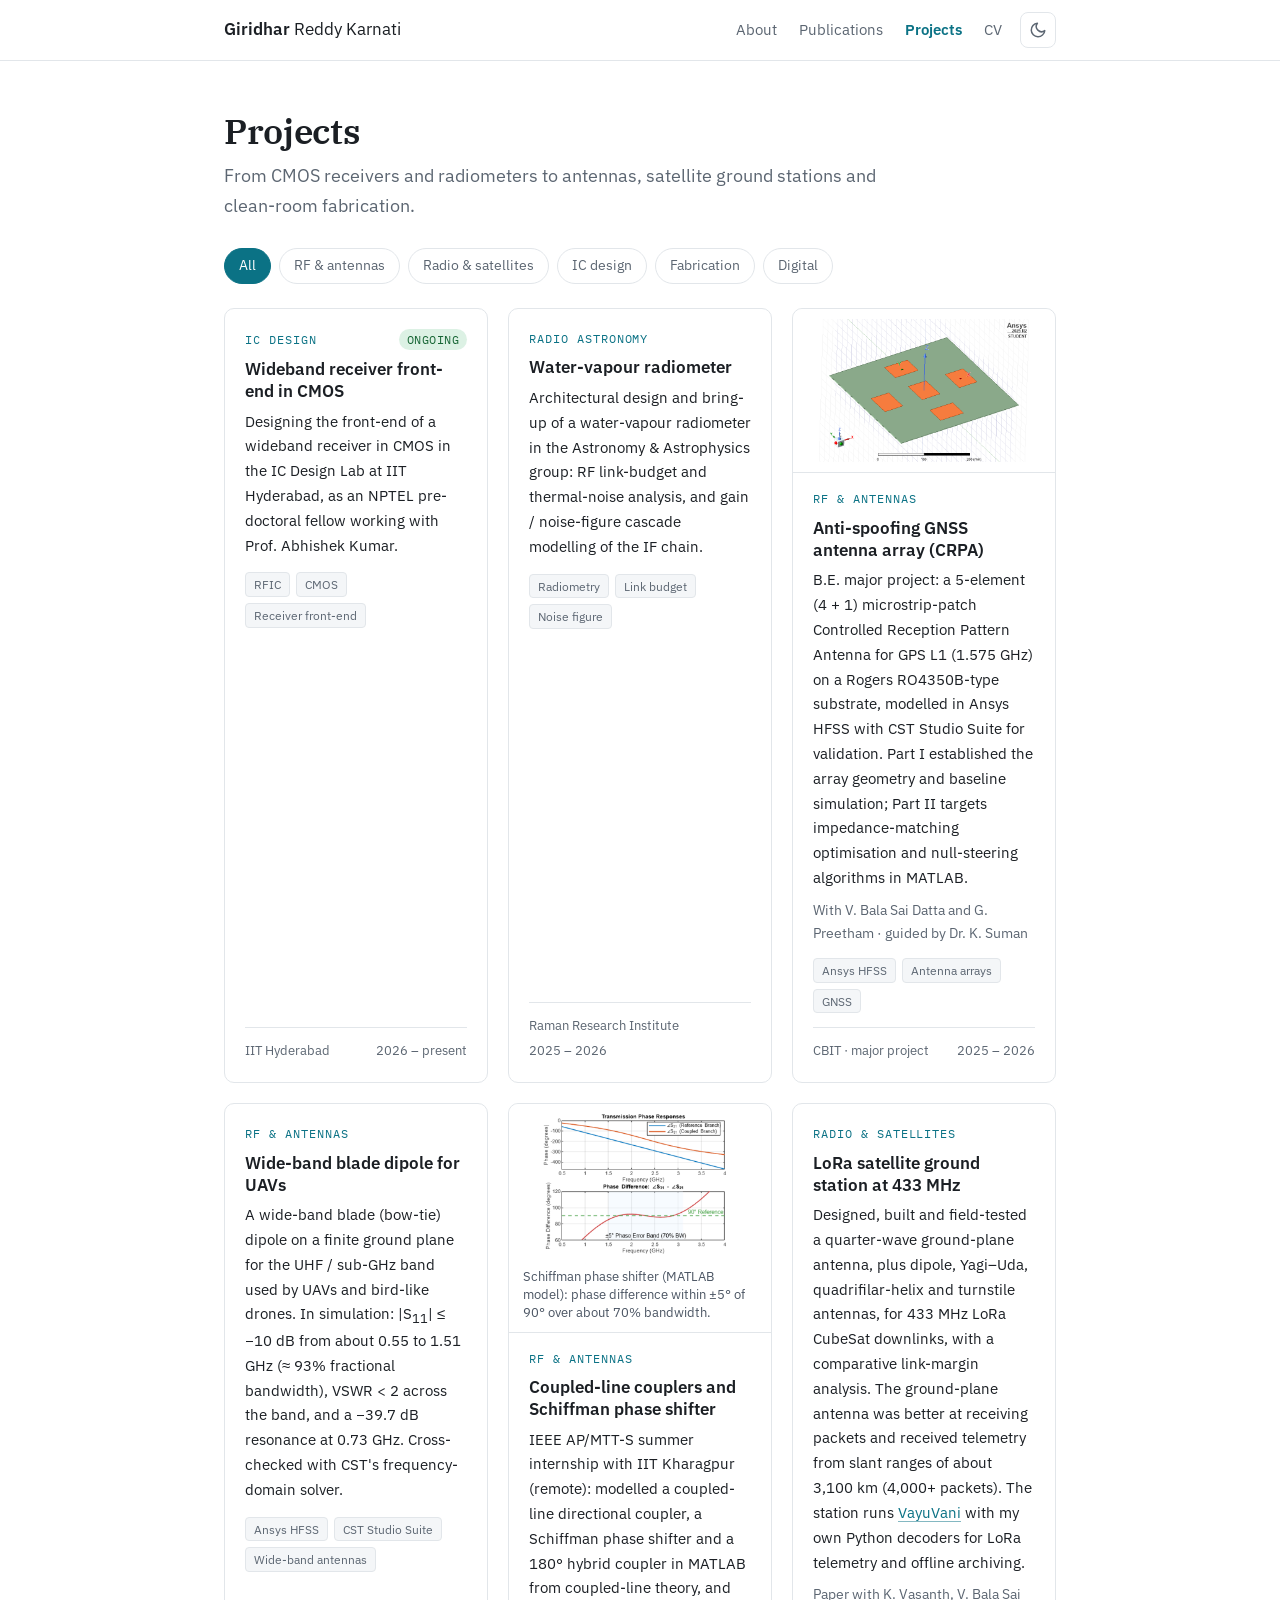
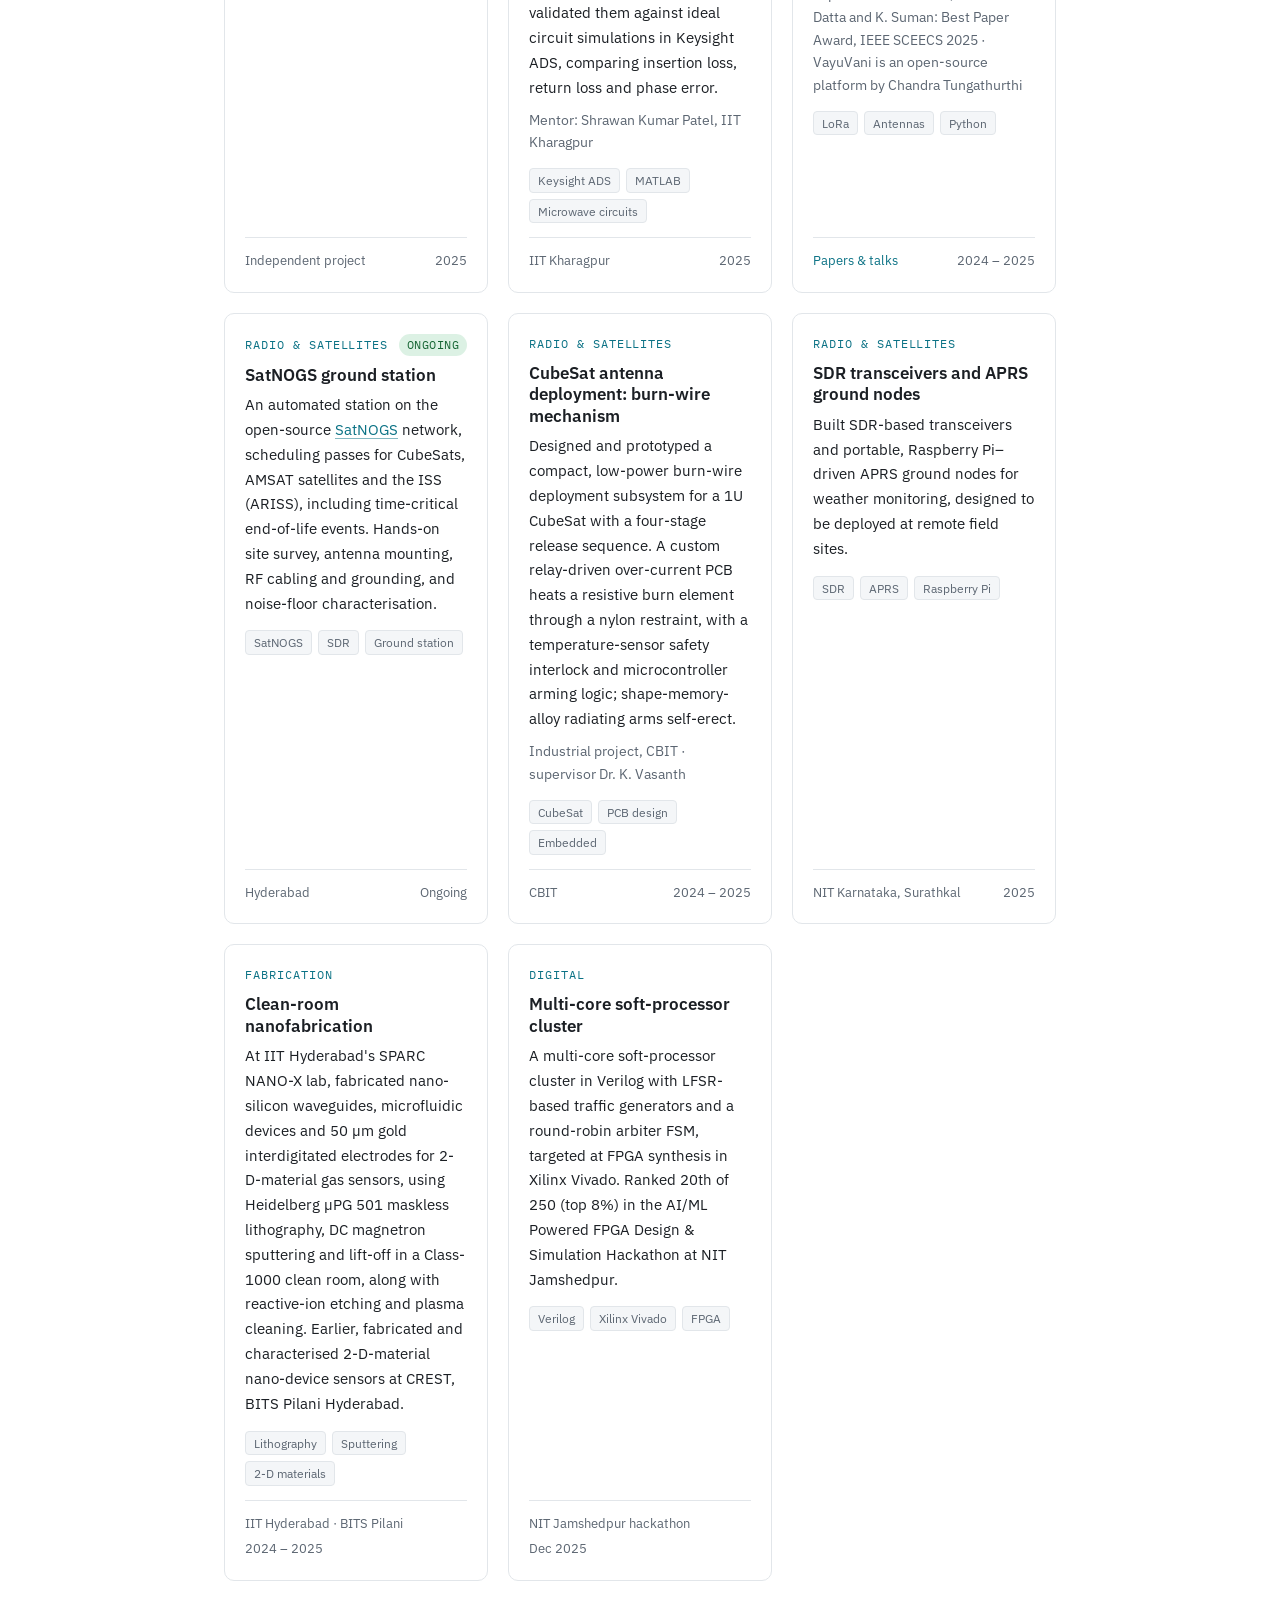
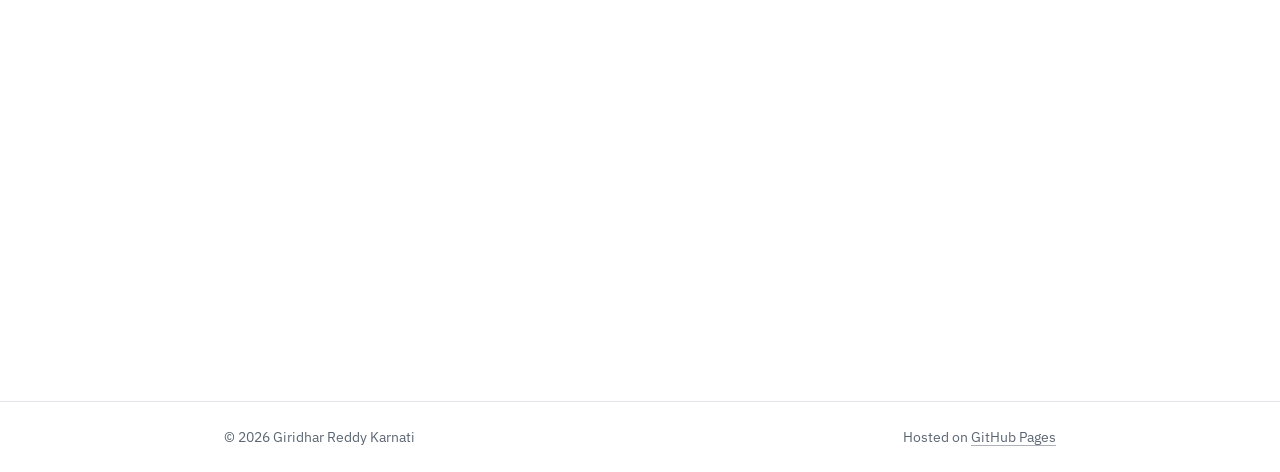
<file: projects.html>
<!doctype html>
<html lang="en">
  <head>
    <meta charset="utf-8" />
    <meta name="viewport" content="width=device-width, initial-scale=1" />
    <title>Projects · Giridhar Reddy Karnati</title>
    <meta
      name="description"
      content="Projects by Giridhar Reddy Karnati: CMOS receiver front-end, water-vapour radiometer, GNSS anti-spoofing antenna array, wide-band antennas, microwave couplers, LoRa and SatNOGS ground stations, CubeSat hardware, nanofabrication and FPGA design."
    />
    <meta name="author" content="Giridhar Reddy Karnati" />
    <link rel="canonical" href="https://giridharreddyk.github.io/projects.html" />

    <!-- How the link looks when shared on LinkedIn / WhatsApp / X -->
    <meta property="og:type" content="website" />
    <meta property="og:site_name" content="Giridhar Reddy Karnati" />
    <meta property="og:title" content="Projects · Giridhar Reddy Karnati" />
    <meta property="og:description" content="CMOS receiver front-end, water-vapour radiometer, GNSS anti-spoofing antenna array, wide-band antennas, microwave couplers, LoRa and SatNOGS ground stations, CubeSat hardware, nanofabrication and FPGA design." />
    <meta property="og:url" content="https://giridharreddyk.github.io/projects.html" />
    <meta property="og:image" content="https://giridharreddyk.github.io/assets/img/og-card.jpg" />
    <meta property="og:image:width" content="1200" />
    <meta property="og:image:height" content="630" />
    <meta property="og:image:alt" content="Giridhar Reddy Karnati: photo, name, role and research areas" />
    <meta name="twitter:card" content="summary_large_image" />
    <meta name="theme-color" content="#0b7285" />

    <link rel="icon" href="assets/img/favicon.svg" type="image/svg+xml" />
    <script>
      (function () {
        try {
          var t = localStorage.getItem("theme");
          if (t === "light" || t === "dark") document.documentElement.setAttribute("data-theme", t);
        } catch (e) {}
      })();
    </script>
    <link rel="preload" href="assets/fonts/ibm-plex-sans-latin.woff2" as="font" type="font/woff2" crossorigin />
    <link rel="preload" href="assets/fonts/ibm-plex-serif-600-latin.woff2" as="font" type="font/woff2" crossorigin />
    <link rel="stylesheet" href="assets/css/style.css" />
    <script src="assets/js/main.js" defer></script>

    <!-- Structured data (schema.org) -->
    <script type="application/ld+json">
      {
        "@context": "https://schema.org",
        "@type": "CollectionPage",
        "name": "Projects",
        "url": "https://giridharreddyk.github.io/projects.html",
        "inLanguage": "en",
        "isPartOf": {
          "@type": "WebSite",
          "name": "Giridhar Reddy Karnati",
          "url": "https://giridharreddyk.github.io/"
        },
        "about": {
          "@type": "Person",
          "@id": "https://giridharreddyk.github.io/#me",
          "name": "Giridhar Reddy Karnati",
          "alternateName": "K. Giridhar Reddy",
          "url": "https://giridharreddyk.github.io/"
        },
        "mainEntity": {
          "@type": "ItemList",
          "itemListElement": [
            {
              "@type": "ListItem",
              "position": 1,
              "item": {
                "@type": "CreativeWork",
                "name": "Wideband receiver front-end in CMOS",
                "keywords": "RFIC, CMOS, Receiver front-end",
                "creator": {
                  "@type": "Person",
                  "@id": "https://giridharreddyk.github.io/#me",
                  "name": "Giridhar Reddy Karnati",
                  "alternateName": "K. Giridhar Reddy",
                  "url": "https://giridharreddyk.github.io/"
                }
              }
            },
            {
              "@type": "ListItem",
              "position": 2,
              "item": {
                "@type": "CreativeWork",
                "name": "Water-vapour radiometer",
                "keywords": "Radiometry, Link budget, Noise figure",
                "creator": {
                  "@type": "Person",
                  "@id": "https://giridharreddyk.github.io/#me",
                  "name": "Giridhar Reddy Karnati",
                  "alternateName": "K. Giridhar Reddy",
                  "url": "https://giridharreddyk.github.io/"
                }
              }
            },
            {
              "@type": "ListItem",
              "position": 3,
              "item": {
                "@type": "CreativeWork",
                "name": "Anti-spoofing GNSS antenna array (CRPA)",
                "keywords": "Ansys HFSS, Antenna arrays, GNSS",
                "creator": {
                  "@type": "Person",
                  "@id": "https://giridharreddyk.github.io/#me",
                  "name": "Giridhar Reddy Karnati",
                  "alternateName": "K. Giridhar Reddy",
                  "url": "https://giridharreddyk.github.io/"
                }
              }
            },
            {
              "@type": "ListItem",
              "position": 4,
              "item": {
                "@type": "CreativeWork",
                "name": "Wide-band blade dipole for UAVs",
                "keywords": "Ansys HFSS, CST Studio Suite, Wide-band antennas",
                "creator": {
                  "@type": "Person",
                  "@id": "https://giridharreddyk.github.io/#me",
                  "name": "Giridhar Reddy Karnati",
                  "alternateName": "K. Giridhar Reddy",
                  "url": "https://giridharreddyk.github.io/"
                }
              }
            },
            {
              "@type": "ListItem",
              "position": 5,
              "item": {
                "@type": "CreativeWork",
                "name": "Coupled-line couplers and Schiffman phase shifter",
                "keywords": "Keysight ADS, MATLAB, Microwave circuits",
                "creator": {
                  "@type": "Person",
                  "@id": "https://giridharreddyk.github.io/#me",
                  "name": "Giridhar Reddy Karnati",
                  "alternateName": "K. Giridhar Reddy",
                  "url": "https://giridharreddyk.github.io/"
                }
              }
            },
            {
              "@type": "ListItem",
              "position": 6,
              "item": {
                "@type": "CreativeWork",
                "name": "LoRa satellite ground station at 433 MHz",
                "keywords": "LoRa, Antennas, Python",
                "creator": {
                  "@type": "Person",
                  "@id": "https://giridharreddyk.github.io/#me",
                  "name": "Giridhar Reddy Karnati",
                  "alternateName": "K. Giridhar Reddy",
                  "url": "https://giridharreddyk.github.io/"
                }
              }
            },
            {
              "@type": "ListItem",
              "position": 7,
              "item": {
                "@type": "CreativeWork",
                "name": "SatNOGS ground station",
                "keywords": "SatNOGS, SDR, Ground station",
                "creator": {
                  "@type": "Person",
                  "@id": "https://giridharreddyk.github.io/#me",
                  "name": "Giridhar Reddy Karnati",
                  "alternateName": "K. Giridhar Reddy",
                  "url": "https://giridharreddyk.github.io/"
                }
              }
            },
            {
              "@type": "ListItem",
              "position": 8,
              "item": {
                "@type": "CreativeWork",
                "name": "CubeSat antenna deployment: burn-wire mechanism",
                "keywords": "CubeSat, PCB design, Embedded",
                "creator": {
                  "@type": "Person",
                  "@id": "https://giridharreddyk.github.io/#me",
                  "name": "Giridhar Reddy Karnati",
                  "alternateName": "K. Giridhar Reddy",
                  "url": "https://giridharreddyk.github.io/"
                }
              }
            },
            {
              "@type": "ListItem",
              "position": 9,
              "item": {
                "@type": "CreativeWork",
                "name": "SDR transceivers and APRS ground nodes",
                "keywords": "SDR, APRS, Raspberry Pi",
                "creator": {
                  "@type": "Person",
                  "@id": "https://giridharreddyk.github.io/#me",
                  "name": "Giridhar Reddy Karnati",
                  "alternateName": "K. Giridhar Reddy",
                  "url": "https://giridharreddyk.github.io/"
                }
              }
            },
            {
              "@type": "ListItem",
              "position": 10,
              "item": {
                "@type": "CreativeWork",
                "name": "Clean-room nanofabrication",
                "keywords": "Lithography, Sputtering, 2-D materials",
                "creator": {
                  "@type": "Person",
                  "@id": "https://giridharreddyk.github.io/#me",
                  "name": "Giridhar Reddy Karnati",
                  "alternateName": "K. Giridhar Reddy",
                  "url": "https://giridharreddyk.github.io/"
                }
              }
            },
            {
              "@type": "ListItem",
              "position": 11,
              "item": {
                "@type": "CreativeWork",
                "name": "Multi-core soft-processor cluster",
                "keywords": "Verilog, Xilinx Vivado, FPGA",
                "creator": {
                  "@type": "Person",
                  "@id": "https://giridharreddyk.github.io/#me",
                  "name": "Giridhar Reddy Karnati",
                  "alternateName": "K. Giridhar Reddy",
                  "url": "https://giridharreddyk.github.io/"
                }
              }
            }
          ]
        }
      }
    </script>
  </head>

  <body>
    <a class="skip-link" href="#main">Skip to content</a>

    <header class="site-header">
      <nav class="container nav" aria-label="Main">
        <a class="brand" href="index.html"><strong>Giridhar</strong> Reddy Karnati</a>
        <div class="nav-right">
          <ul class="nav-links" id="nav-links">
            <li><a href="index.html">About</a></li>
            <li><a href="publications.html">Publications</a></li>
            <li><a href="projects.html" aria-current="page">Projects</a></li>
            <li><a href="cv.html">CV</a></li>
          </ul>
          <button class="icon-btn theme-toggle" type="button" aria-label="Toggle dark mode">
            <svg class="icon-moon" viewBox="0 0 24 24" aria-hidden="true"><path d="M21 12.8A9 9 0 1 1 11.2 3a7 7 0 0 0 9.8 9.8z" /></svg>
            <svg class="icon-sun" viewBox="0 0 24 24" aria-hidden="true">
              <circle cx="12" cy="12" r="4" />
              <path d="M12 2v2M12 20v2M4.9 4.9l1.4 1.4M17.7 17.7l1.4 1.4M2 12h2M20 12h2M4.9 19.1l1.4-1.4M17.7 6.3l1.4-1.4" />
            </svg>
          </button>
          <button class="icon-btn nav-toggle" type="button" aria-expanded="false" aria-controls="nav-links" aria-label="Open menu">
            <svg viewBox="0 0 24 24" aria-hidden="true"><path d="M4 7h16M4 12h16M4 17h16" /></svg>
          </button>
        </div>
      </nav>
    </header>

    <main id="main" class="page" tabindex="-1">
      <div class="container">
        <header class="page-header">
          <h1 class="page-title">Projects</h1>
          <p class="page-lead">From CMOS receivers and radiometers to antennas, satellite ground stations and clean-room fabrication.</p>
        </header>

        <!-- Filter buttons. data-filter must match a word in a card's data-category. -->
        <div class="filters" data-filters role="group" aria-label="Filter projects">
          <button class="filter-btn" type="button" data-filter="all" aria-pressed="true">All</button>
          <button class="filter-btn" type="button" data-filter="rf" aria-pressed="false">RF &amp; antennas</button>
          <button class="filter-btn" type="button" data-filter="radio" aria-pressed="false">Radio &amp; satellites</button>
          <button class="filter-btn" type="button" data-filter="ic" aria-pressed="false">IC design</button>
          <button class="filter-btn" type="button" data-filter="fab" aria-pressed="false">Fabrication</button>
          <button class="filter-btn" type="button" data-filter="digital" aria-pressed="false">Digital</button>
        </div>

        <ul class="cards">
          <li class="card" data-category="ic rf">
            <div class="card-kicker"><span>IC design</span><span class="status">Ongoing</span></div>
            <h2 class="card-title">Wideband receiver front-end in CMOS</h2>
            <p>Designing the front-end of a wideband receiver in CMOS in the IC Design Lab at IIT Hyderabad, as an NPTEL pre-doctoral fellow working with Prof. Abhishek Kumar.</p>
            <ul class="tags">
              <li class="tag">RFIC</li>
              <li class="tag">CMOS</li>
              <li class="tag">Receiver front-end</li>
            </ul>
            <div class="card-meta"><span>IIT Hyderabad</span><span>2026 – present</span></div>
          </li>

          <li class="card" data-category="rf radio">
            <div class="card-kicker"><span>Radio astronomy</span></div>
            <h2 class="card-title">Water-vapour radiometer</h2>
            <p>
              Architectural design and bring-up of a water-vapour radiometer in the Astronomy &amp; Astrophysics group: RF link-budget
              and thermal-noise analysis, and gain / noise-figure cascade modelling of the IF chain.
            </p>
            <ul class="tags">
              <li class="tag">Radiometry</li>
              <li class="tag">Link budget</li>
              <li class="tag">Noise figure</li>
            </ul>
            <div class="card-meta"><span>Raman Research Institute</span><span>2025 – 2026</span></div>
          </li>

          <li class="card" data-category="rf">
            <figure class="card-figure">
              <img
                src="assets/img/projects/crpa-hfss-model.png"
                alt="Ansys HFSS model of a five-element patch antenna array: four square patches around a central patch on a square ground plane"
                width="678"
                height="466"
                loading="lazy"
                decoding="async"
              />
            </figure>
            <div class="card-kicker"><span>RF &amp; antennas</span></div>
            <h2 class="card-title">Anti-spoofing GNSS antenna array (CRPA)</h2>
            <p>
              B.E. major project: a 5-element (4 + 1) microstrip-patch Controlled Reception Pattern Antenna for GPS L1 (1.575 GHz)
              on a Rogers RO4350B-type substrate, modelled in Ansys HFSS with CST Studio Suite for validation. Part I established the
              array geometry and baseline simulation; Part II targets impedance-matching optimisation and null-steering
              algorithms in MATLAB.
            </p>
            <p class="credit">With V. Bala Sai Datta and G. Preetham · guided by Dr. K. Suman</p>
            <ul class="tags">
              <li class="tag">Ansys HFSS</li>
              <li class="tag">Antenna arrays</li>
              <li class="tag">GNSS</li>
            </ul>
            <div class="card-meta"><span>CBIT · major project</span><span>2025 – 2026</span></div>
          </li>

          <li class="card" data-category="rf">
            <div class="card-kicker"><span>RF &amp; antennas</span></div>
            <h2 class="card-title">Wide-band blade dipole for UAVs</h2>
            <p>
              A wide-band blade (bow-tie) dipole on a finite ground plane for the UHF / sub-GHz band used by UAVs and bird-like
              drones. In simulation: |S<sub>11</sub>| ≤ −10 dB from about 0.55 to 1.51 GHz (≈ 93% fractional bandwidth), VSWR &lt;
              2 across the band, and a −39.7 dB resonance at 0.73 GHz. Cross-checked with CST's frequency-domain solver.
            </p>
            <ul class="tags">
              <li class="tag">Ansys HFSS</li>
              <li class="tag">CST Studio Suite</li>
              <li class="tag">Wide-band antennas</li>
            </ul>
            <div class="card-meta"><span>Independent project</span><span>2025</span></div>
          </li>

          <li class="card" data-category="rf">
            <figure class="card-figure">
              <img
                src="assets/img/projects/schiffman-phase.png"
                alt="MATLAB plot of a Schiffman phase shifter: transmission phase of the reference and coupled branches, and their phase difference staying near 90 degrees"
                width="607"
                height="452"
                loading="lazy"
                decoding="async"
              />
              <figcaption>Schiffman phase shifter (MATLAB model): phase difference within ±5° of 90° over about 70% bandwidth.</figcaption>
            </figure>
            <div class="card-kicker"><span>RF &amp; antennas</span></div>
            <h2 class="card-title">Coupled-line couplers and Schiffman phase shifter</h2>
            <p>
              IEEE AP/MTT-S summer internship with IIT Kharagpur (remote): modelled a coupled-line directional coupler, a
              Schiffman phase shifter and a 180° hybrid coupler in MATLAB from coupled-line theory, and validated them against
              ideal circuit simulations in Keysight ADS, comparing insertion loss, return loss and phase error.
            </p>
            <p class="credit">Mentor: Shrawan Kumar Patel, IIT Kharagpur</p>
            <ul class="tags">
              <li class="tag">Keysight ADS</li>
              <li class="tag">MATLAB</li>
              <li class="tag">Microwave circuits</li>
            </ul>
            <div class="card-meta"><span>IIT Kharagpur</span><span>2025</span></div>
          </li>

          <li class="card" data-category="radio rf">
            <div class="card-kicker"><span>Radio &amp; satellites</span></div>
            <h2 class="card-title">LoRa satellite ground station at 433 MHz</h2>
            <p>
              Designed, built and field-tested a quarter-wave ground-plane antenna, plus dipole, Yagi–Uda, quadrifilar-helix and
              turnstile antennas, for 433 MHz LoRa CubeSat downlinks, with a comparative link-margin analysis. The ground-plane
              antenna was better at receiving packets and received telemetry from slant ranges of about 3,100 km (4,000+
              packets). The station runs
              <a href="https://vayuvani.com/">VayuVani</a> with my own Python decoders for LoRa telemetry and offline archiving.
            </p>
            <p class="credit">
              Paper with K. Vasanth, V. Bala Sai Datta and K. Suman: Best Paper Award, IEEE SCEECS 2025 · VayuVani is an
              open-source platform by Chandra Tungathurthi
            </p>
            <ul class="tags">
              <li class="tag">LoRa</li>
              <li class="tag">Antennas</li>
              <li class="tag">Python</li>
            </ul>
            <div class="card-meta"><a href="publications.html">Papers &amp; talks</a><span>2024 – 2025</span></div>
          </li>

          <li class="card" data-category="radio">
            <div class="card-kicker"><span>Radio &amp; satellites</span><span class="status">Ongoing</span></div>
            <h2 class="card-title">SatNOGS ground station</h2>
            <p>
              An automated station on the open-source <a href="https://satnogs.org/">SatNOGS</a> network, scheduling passes for
              CubeSats, AMSAT satellites and the ISS (ARISS), including time-critical end-of-life events. Hands-on site survey,
              antenna mounting, RF cabling and grounding, and noise-floor characterisation.
            </p>
            <ul class="tags">
              <li class="tag">SatNOGS</li>
              <li class="tag">SDR</li>
              <li class="tag">Ground station</li>
            </ul>
            <div class="card-meta"><span>Hyderabad</span><span>Ongoing</span></div>
          </li>

          <li class="card" data-category="radio">
            <div class="card-kicker"><span>Radio &amp; satellites</span></div>
            <h2 class="card-title">CubeSat antenna deployment: burn-wire mechanism</h2>
            <p>
              Designed and prototyped a compact, low-power burn-wire deployment subsystem for a 1U CubeSat with a four-stage release
              sequence. A custom relay-driven over-current PCB heats a resistive burn element through a nylon restraint, with a
              temperature-sensor safety interlock and microcontroller arming logic; shape-memory-alloy radiating arms self-erect.
            </p>
            <p class="credit">Industrial project, CBIT · supervisor Dr. K. Vasanth</p>
            <ul class="tags">
              <li class="tag">CubeSat</li>
              <li class="tag">PCB design</li>
              <li class="tag">Embedded</li>
            </ul>
            <div class="card-meta"><span>CBIT</span><span>2024 – 2025</span></div>
          </li>

          <li class="card" data-category="radio">
            <div class="card-kicker"><span>Radio &amp; satellites</span></div>
            <h2 class="card-title">SDR transceivers and APRS ground nodes</h2>
            <p>Built SDR-based transceivers and portable, Raspberry Pi–driven APRS ground nodes for weather monitoring, designed to be deployed at remote field sites.</p>
            <ul class="tags">
              <li class="tag">SDR</li>
              <li class="tag">APRS</li>
              <li class="tag">Raspberry Pi</li>
            </ul>
            <div class="card-meta"><span>NIT Karnataka, Surathkal</span><span>2025</span></div>
          </li>

          <li class="card" data-category="fab">
            <div class="card-kicker"><span>Fabrication</span></div>
            <h2 class="card-title">Clean-room nanofabrication</h2>
            <p>
              At IIT Hyderabad's SPARC NANO-X lab, fabricated nano-silicon waveguides, microfluidic devices and 50 µm gold
              interdigitated electrodes for 2-D-material gas sensors, using Heidelberg µPG 501 maskless lithography, DC magnetron
              sputtering and lift-off in a Class-1000 clean room, along with reactive-ion etching and plasma cleaning. Earlier,
              fabricated and characterised 2-D-material nano-device sensors at CREST, BITS Pilani Hyderabad.
            </p>
            <ul class="tags">
              <li class="tag">Lithography</li>
              <li class="tag">Sputtering</li>
              <li class="tag">2-D materials</li>
            </ul>
            <div class="card-meta"><span>IIT Hyderabad · BITS Pilani</span><span>2024 – 2025</span></div>
          </li>

          <li class="card" data-category="digital">
            <div class="card-kicker"><span>Digital</span></div>
            <h2 class="card-title">Multi-core soft-processor cluster</h2>
            <p>
              A multi-core soft-processor cluster in Verilog with LFSR-based traffic generators and a round-robin arbiter FSM,
              targeted at FPGA synthesis in Xilinx Vivado. Ranked 20th of 250 (top 8%) in the AI/ML Powered FPGA Design &amp;
              Simulation Hackathon at NIT Jamshedpur.
            </p>
            <ul class="tags">
              <li class="tag">Verilog</li>
              <li class="tag">Xilinx Vivado</li>
              <li class="tag">FPGA</li>
            </ul>
            <div class="card-meta"><span>NIT Jamshedpur hackathon</span><span>Dec 2025</span></div>
          </li>
        </ul>

        <!-- ===== Smaller builds ===== -->
        <section class="section" aria-labelledby="other-title">
          <h2 class="section-title" id="other-title">Other builds &amp; simulations</h2>
          <ul class="mini-list">
            <li>
              <strong>VHF wireless beacon</strong> for high-altitude balloon and CanSat missions (Arduino Nano + DRA818V), adapted for
              amateur-radio direction-finding.
            </li>
            <li><strong>ADS-B receiver</strong> feeding live aircraft data to global aggregator networks.</li>
            <li>
              <strong>CMOS 180 nm process-to-device simulation</strong> in Silvaco TCAD, extracting V<sub>t</sub>,
              I<sub>dsat</sub>, I<sub>off</sub>, subthreshold swing and DIBL.
            </li>
            <li><strong>Schottky-diode forward I–V simulation</strong> with thermionic-emission, SRH, Auger and bandgap-narrowing models.</li>
            <li>
              <strong>Digital design in Verilog:</strong> 32-bit and carry-skip adders, barrel shifter, UART, BCD-to-7-segment
              decoder and clock divider.
            </li>
          </ul>
        </section>
      </div>
    </main>

    <footer class="site-footer">
      <div class="container">
        <p>© <span data-year>2026</span> Giridhar Reddy Karnati</p>
        <p>Hosted on <a href="https://pages.github.com/">GitHub Pages</a></p>
      </div>
    </footer>
  </body>
</html>
</file>
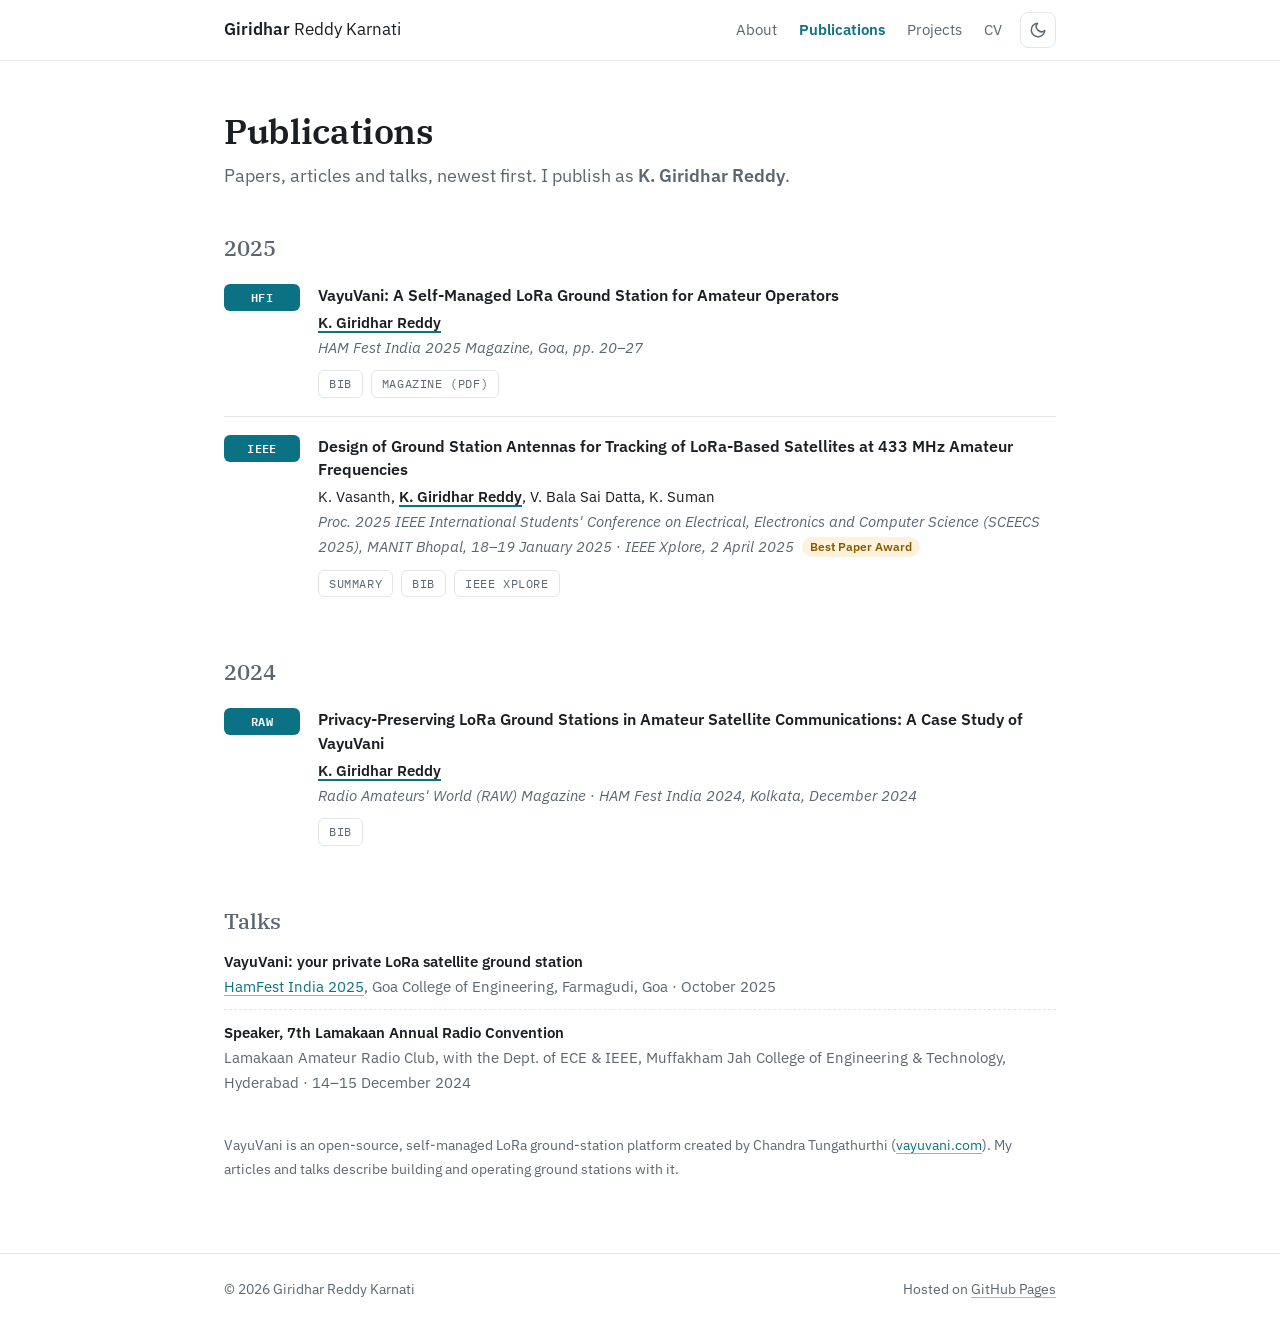
<file: publications.html>
<!doctype html>
<html lang="en">
  <head>
    <meta charset="utf-8" />
    <meta name="viewport" content="width=device-width, initial-scale=1" />
    <title>Publications · Giridhar Reddy Karnati</title>
    <meta
      name="description"
      content="Publications and talks by K. Giridhar Reddy (Giridhar Reddy Karnati) on 433 MHz ground-station antennas for LoRa satellites and self-managed LoRa ground stations."
    />
    <meta name="author" content="Giridhar Reddy Karnati" />
    <link rel="canonical" href="https://giridharreddyk.github.io/publications.html" />

    <!-- How the link looks when shared on LinkedIn / WhatsApp / X -->
    <meta property="og:type" content="website" />
    <meta property="og:site_name" content="Giridhar Reddy Karnati" />
    <meta property="og:title" content="Publications · Giridhar Reddy Karnati" />
    <meta property="og:description" content="Papers, articles and talks by K. Giridhar Reddy on 433 MHz ground-station antennas for LoRa satellites and self-managed LoRa ground stations." />
    <meta property="og:url" content="https://giridharreddyk.github.io/publications.html" />
    <meta property="og:image" content="https://giridharreddyk.github.io/assets/img/og-card.jpg" />
    <meta property="og:image:width" content="1200" />
    <meta property="og:image:height" content="630" />
    <meta property="og:image:alt" content="Giridhar Reddy Karnati: photo, name, role and research areas" />
    <meta name="twitter:card" content="summary_large_image" />
    <meta name="theme-color" content="#0b7285" />

    <link rel="icon" href="assets/img/favicon.svg" type="image/svg+xml" />
    <script>
      (function () {
        try {
          var t = localStorage.getItem("theme");
          if (t === "light" || t === "dark") document.documentElement.setAttribute("data-theme", t);
        } catch (e) {}
      })();
    </script>
    <link rel="preload" href="assets/fonts/ibm-plex-sans-latin.woff2" as="font" type="font/woff2" crossorigin />
    <link rel="preload" href="assets/fonts/ibm-plex-serif-600-latin.woff2" as="font" type="font/woff2" crossorigin />
    <link rel="stylesheet" href="assets/css/style.css" />
    <script src="assets/js/main.js" defer></script>

    <!-- Structured data (schema.org) -->
    <script type="application/ld+json">
      {
        "@context": "https://schema.org",
        "@type": "CollectionPage",
        "name": "Publications",
        "url": "https://giridharreddyk.github.io/publications.html",
        "inLanguage": "en",
        "isPartOf": {
          "@type": "WebSite",
          "name": "Giridhar Reddy Karnati",
          "url": "https://giridharreddyk.github.io/"
        },
        "about": {
          "@type": "Person",
          "@id": "https://giridharreddyk.github.io/#me",
          "name": "Giridhar Reddy Karnati",
          "alternateName": "K. Giridhar Reddy",
          "url": "https://giridharreddyk.github.io/"
        },
        "mainEntity": {
          "@type": "ItemList",
          "itemListElement": [
            {
              "@type": "ListItem",
              "position": 1,
              "item": {
                "@type": "Article",
                "name": "VayuVani: A Self-Managed LoRa Ground Station for Amateur Operators",
                "url": "https://hfi2025.in/hfimag.pdf",
                "author": [
                  {
                    "@type": "Person",
                    "@id": "https://giridharreddyk.github.io/#me",
                    "name": "Giridhar Reddy Karnati",
                    "alternateName": "K. Giridhar Reddy",
                    "url": "https://giridharreddyk.github.io/"
                  }
                ],
                "datePublished": "2025",
                "inLanguage": "en",
                "pagination": "20-27",
                "isPartOf": {
                  "@type": "Periodical",
                  "name": "HAM Fest India 2025 Magazine"
                }
              }
            },
            {
              "@type": "ListItem",
              "position": 2,
              "item": {
                "@type": "ScholarlyArticle",
                "name": "Design of Ground Station Antennas for Tracking of LoRa-Based Satellites at 433 MHz Amateur Frequencies",
                "url": "https://ieeexplore.ieee.org/document/10940725",
                "author": [
                  {
                    "@type": "Person",
                    "name": "K. Vasanth"
                  },
                  {
                    "@type": "Person",
                    "@id": "https://giridharreddyk.github.io/#me",
                    "name": "Giridhar Reddy Karnati",
                    "alternateName": "K. Giridhar Reddy",
                    "url": "https://giridharreddyk.github.io/"
                  },
                  {
                    "@type": "Person",
                    "name": "V. Bala Sai Datta"
                  },
                  {
                    "@type": "Person",
                    "name": "K. Suman"
                  }
                ],
                "datePublished": "2025-04-02",
                "inLanguage": "en",
                "publisher": {
                  "@type": "Organization",
                  "name": "IEEE"
                },
                "award": "Best Paper Award",
                "description": "Proceedings of the 2025 IEEE International Students' Conference on Electrical, Electronics and Computer Science (SCEECS), MANIT Bhopal, 18-19 January 2025."
              }
            },
            {
              "@type": "ListItem",
              "position": 3,
              "item": {
                "@type": "Article",
                "name": "Privacy-Preserving LoRa Ground Stations in Amateur Satellite Communications: A Case Study of VayuVani",
                "author": [
                  {
                    "@type": "Person",
                    "@id": "https://giridharreddyk.github.io/#me",
                    "name": "Giridhar Reddy Karnati",
                    "alternateName": "K. Giridhar Reddy",
                    "url": "https://giridharreddyk.github.io/"
                  }
                ],
                "datePublished": "2024-12",
                "inLanguage": "en",
                "isPartOf": {
                  "@type": "Periodical",
                  "name": "Radio Amateurs' World (RAW) Magazine"
                }
              }
            }
          ]
        }
      }
    </script>
  </head>

  <body>
    <a class="skip-link" href="#main">Skip to content</a>

    <header class="site-header">
      <nav class="container nav" aria-label="Main">
        <a class="brand" href="index.html"><strong>Giridhar</strong> Reddy Karnati</a>
        <div class="nav-right">
          <ul class="nav-links" id="nav-links">
            <li><a href="index.html">About</a></li>
            <li><a href="publications.html" aria-current="page">Publications</a></li>
            <li><a href="projects.html">Projects</a></li>
            <li><a href="cv.html">CV</a></li>
          </ul>
          <button class="icon-btn theme-toggle" type="button" aria-label="Toggle dark mode">
            <svg class="icon-moon" viewBox="0 0 24 24" aria-hidden="true"><path d="M21 12.8A9 9 0 1 1 11.2 3a7 7 0 0 0 9.8 9.8z" /></svg>
            <svg class="icon-sun" viewBox="0 0 24 24" aria-hidden="true">
              <circle cx="12" cy="12" r="4" />
              <path d="M12 2v2M12 20v2M4.9 4.9l1.4 1.4M17.7 17.7l1.4 1.4M2 12h2M20 12h2M4.9 19.1l1.4-1.4M17.7 6.3l1.4-1.4" />
            </svg>
          </button>
          <button class="icon-btn nav-toggle" type="button" aria-expanded="false" aria-controls="nav-links" aria-label="Open menu">
            <svg viewBox="0 0 24 24" aria-hidden="true"><path d="M4 7h16M4 12h16M4 17h16" /></svg>
          </button>
        </div>
      </nav>
    </header>

    <main id="main" class="page" tabindex="-1">
      <div class="container">
        <header class="page-header">
          <h1 class="page-title">Publications</h1>
          <p class="page-lead">Papers, articles and talks, newest first. I publish as <strong>K. Giridhar Reddy</strong>.</p>
        </header>

        <!-- ================= 2025 ================= -->
        <h2 class="pub-year">2025</h2>
        <ol class="pub-list">
          <li class="pub">
            <span class="pub-badge" title="HAM Fest India 2025 Magazine">HFI</span>
            <div class="pub-body">
              <h3 class="pub-title">VayuVani: A Self-Managed LoRa Ground Station for Amateur Operators</h3>
              <p class="pub-authors"><span class="me">K. Giridhar Reddy</span></p>
              <p class="pub-venue">HAM Fest India 2025 Magazine, Goa, pp. 20–27</p>

              <div class="pub-links">
                <button class="btn-sm" type="button" data-panel aria-expanded="false" aria-controls="bib-2025-vayuvani-hfi">Bib</button>
                <a class="btn-sm" href="https://hfi2025.in/hfimag.pdf">Magazine (PDF)</a>
              </div>

              <div class="pub-panel bibtex" id="bib-2025-vayuvani-hfi" hidden>
                <button class="btn-sm copy-btn" type="button">Copy</button>
                <pre>@article{reddy2025vayuvani,
  title   = {{VayuVani}: A Self-Managed {LoRa} Ground Station
             for Amateur Operators},
  author  = {Reddy, K. Giridhar},
  journal = {HAM Fest India 2025 Magazine},
  address = {Goa, India},
  pages   = {20--27},
  year    = {2025},
  url     = {https://hfi2025.in/hfimag.pdf}
}</pre>
              </div>
            </div>
          </li>

          <li class="pub">
            <span class="pub-badge" title="IEEE conference paper">IEEE</span>
            <div class="pub-body">
              <h3 class="pub-title">Design of Ground Station Antennas for Tracking of LoRa-Based Satellites at 433 MHz Amateur Frequencies</h3>
              <p class="pub-authors">K. Vasanth, <span class="me">K. Giridhar Reddy</span>, V. Bala Sai Datta, K. Suman</p>
              <p class="pub-venue">
                Proc. 2025 IEEE International Students' Conference on Electrical, Electronics and Computer Science (SCEECS 2025),
                MANIT Bhopal, 18–19 January 2025 · IEEE Xplore, 2 April 2025
                <span class="award">Best Paper Award</span>
              </p>

              <div class="pub-links">
                <button class="btn-sm" type="button" data-panel aria-expanded="false" aria-controls="sum-2025-groundstation">Summary</button>
                <button class="btn-sm" type="button" data-panel aria-expanded="false" aria-controls="bib-2025-groundstation">Bib</button>
                <a class="btn-sm" href="https://ieeexplore.ieee.org/document/10940725">IEEE Xplore</a>
              </div>

              <div class="pub-panel" id="sum-2025-groundstation" hidden>
                <p class="abstract">
                  We propose a real-time quarter-wave (¼λ) ground-plane antenna at 433 MHz for tracking LoRa satellites. Several
                  ground-station antennas were designed and simulated to compare their characteristics, then built and connected to
                  a ground station made of an ESP module and a LoRa module, linked over the Internet of Things to the VayuVani and
                  TinyGS networks. The quarter-wave ground-plane antenna was better at receiving packets from LoRa satellites: it
                  received telemetry from slant ranges of around 3,101 km and logged more than 4,000 telemetry packets.
                </p>
              </div>

              <div class="pub-panel bibtex" id="bib-2025-groundstation" hidden>
                <button class="btn-sm copy-btn" type="button">Copy</button>
                <pre>@inproceedings{vasanth2025groundstation,
  title     = {Design of Ground Station Antennas for Tracking of
               {LoRa} Based Satellites at 433 {MHz} Amateur Frequencies},
  author    = {Vasanth, K. and Reddy, K. Giridhar and
               Datta, V. Bala Sai and Suman, K.},
  booktitle = {2025 IEEE International Students' Conference on Electrical,
               Electronics and Computer Science (SCEECS)},
  address   = {Bhopal, India},
  publisher = {IEEE},
  month     = jan,
  year      = {2025},
  url       = {https://ieeexplore.ieee.org/document/10940725}
}</pre>
              </div>
            </div>
          </li>
        </ol>

        <!-- ================= 2024 ================= -->
        <h2 class="pub-year">2024</h2>
        <ol class="pub-list">
          <li class="pub">
            <span class="pub-badge" title="Radio Amateurs' World magazine">RAW</span>
            <div class="pub-body">
              <h3 class="pub-title">Privacy-Preserving LoRa Ground Stations in Amateur Satellite Communications: A Case Study of VayuVani</h3>
              <p class="pub-authors"><span class="me">K. Giridhar Reddy</span></p>
              <p class="pub-venue">Radio Amateurs' World (RAW) Magazine · HAM Fest India 2024, Kolkata, December 2024</p>

              <div class="pub-links">
                <button class="btn-sm" type="button" data-panel aria-expanded="false" aria-controls="bib-2024-vayuvani">Bib</button>
              </div>

              <div class="pub-panel bibtex" id="bib-2024-vayuvani" hidden>
                <button class="btn-sm copy-btn" type="button">Copy</button>
                <pre>@article{reddy2024vayuvani,
  title   = {Privacy-Preserving {LoRa} Ground Stations in Amateur
             Satellite Communications: A Case Study of {VayuVani}},
  author  = {Reddy, K. Giridhar},
  journal = {Radio Amateurs' World ({RAW}) Magazine},
  note    = {HAM Fest India 2024, Kolkata},
  month   = dec,
  year    = {2024}
}</pre>
              </div>
            </div>
          </li>
        </ol>

        <!-- ================= Talks ================= -->
        <h2 class="pub-year">Talks</h2>
        <ul class="mini-list">
          <li>
            <strong>VayuVani: your private LoRa satellite ground station</strong><br />
            <span class="muted"><a href="https://hfi2025.in/">HamFest India 2025</a>, Goa College of Engineering, Farmagudi, Goa · October 2025</span>
          </li>
          <li>
            <strong>Speaker, 7th Lamakaan Annual Radio Convention</strong><br />
            <span class="muted">
              Lamakaan Amateur Radio Club, with the Dept. of ECE &amp; IEEE, Muffakham Jah College of Engineering &amp; Technology,
              Hyderabad · 14–15 December 2024
            </span>
          </li>
        </ul>

        <p class="pub-note">
          VayuVani is an open-source, self-managed LoRa ground-station platform created by Chandra Tungathurthi
          (<a href="https://vayuvani.com/">vayuvani.com</a>). My articles and talks describe building and operating ground stations
          with it.
        </p>
      </div>
    </main>

    <footer class="site-footer">
      <div class="container">
        <p>© <span data-year>2026</span> Giridhar Reddy Karnati</p>
        <p>Hosted on <a href="https://pages.github.com/">GitHub Pages</a></p>
      </div>
    </footer>
  </body>
</html>
</file>
<file: assets/css/style.css>
/* ==========================================================================
   Giridhar Reddy Karnati — personal website
   Hand-written stylesheet: no frameworks, no build step.
   Written in modern CSS: light-dark() colour tokens, native nesting and
   logical properties.

   Sections
   0. Fonts
   1. Design tokens (colours, fonts, sizes)
   2. Base / reset
   3. Header & navigation
   4. Page layout & headings
   5. Home page (hero, chips, news, socials)
   6. Publications
   7. Projects
   8. CV
   9. Footer, 404, utilities
   10. Print
   ========================================================================== */

/* ---------- Fonts: IBM Plex, self-hosted (SIL OFL 1.1, see assets/fonts/LICENSE.txt) ---------- */
@font-face {
  font-family: "IBM Plex Sans";
  font-style: normal;
  font-weight: 400 600;
  font-display: swap;
  src: url("../fonts/ibm-plex-sans-latin.woff2") format("woff2");
  unicode-range: U+0000-00FF, U+0131, U+0152-0153, U+02BB-02BC, U+02C6, U+02DA, U+02DC, U+0304, U+0308, U+0329, U+2000-206F, U+20AC, U+2122, U+2191, U+2193, U+2212, U+2215, U+FEFF, U+FFFD;
}

@font-face {
  font-family: "IBM Plex Sans";
  font-style: normal;
  font-weight: 400 600;
  font-display: swap;
  src: url("../fonts/ibm-plex-sans-greek.woff2") format("woff2");
  unicode-range: U+0370-0377, U+037A-037F, U+0384-038A, U+038C, U+038E-03A1, U+03A3-03FF;
}

@font-face {
  font-family: "IBM Plex Sans";
  font-style: italic;
  font-weight: 400;
  font-display: swap;
  src: url("../fonts/ibm-plex-sans-400-italic-latin.woff2") format("woff2");
  unicode-range: U+0000-00FF, U+0131, U+0152-0153, U+02BB-02BC, U+02C6, U+02DA, U+02DC, U+0304, U+0308, U+0329, U+2000-206F, U+20AC, U+2122, U+2191, U+2193, U+2212, U+2215, U+FEFF, U+FFFD;
}

@font-face {
  font-family: "IBM Plex Serif";
  font-style: normal;
  font-weight: 500;
  font-display: swap;
  src: url("../fonts/ibm-plex-serif-500-latin.woff2") format("woff2");
  unicode-range: U+0000-00FF, U+0131, U+0152-0153, U+02BB-02BC, U+02C6, U+02DA, U+02DC, U+0304, U+0308, U+0329, U+2000-206F, U+20AC, U+2122, U+2191, U+2193, U+2212, U+2215, U+FEFF, U+FFFD;
}

@font-face {
  font-family: "IBM Plex Serif";
  font-style: normal;
  font-weight: 600;
  font-display: swap;
  src: url("../fonts/ibm-plex-serif-600-latin.woff2") format("woff2");
  unicode-range: U+0000-00FF, U+0131, U+0152-0153, U+02BB-02BC, U+02C6, U+02DA, U+02DC, U+0304, U+0308, U+0329, U+2000-206F, U+20AC, U+2122, U+2191, U+2193, U+2212, U+2215, U+FEFF, U+FFFD;
}

@font-face {
  font-family: "IBM Plex Mono";
  font-style: normal;
  font-weight: 400;
  font-display: swap;
  src: url("../fonts/ibm-plex-mono-400-latin.woff2") format("woff2");
  unicode-range: U+0000-00FF, U+0131, U+0152-0153, U+02BB-02BC, U+02C6, U+02DA, U+02DC, U+0304, U+0308, U+0329, U+2000-206F, U+20AC, U+2122, U+2191, U+2193, U+2212, U+2215, U+FEFF, U+FFFD;
}

@font-face {
  font-family: "IBM Plex Mono";
  font-style: normal;
  font-weight: 600;
  font-display: swap;
  src: url("../fonts/ibm-plex-mono-600-latin.woff2") format("woff2");
  unicode-range: U+0000-00FF, U+0131, U+0152-0153, U+02BB-02BC, U+02C6, U+02DA, U+02DC, U+0304, U+0308, U+0329, U+2000-206F, U+20AC, U+2122, U+2191, U+2193, U+2212, U+2215, U+FEFF, U+FFFD;
}

/* Metric-matched fallbacks: a local system font scaled to take the same space as IBM Plex,
   so text does not reflow (layout shift) when the web fonts finish loading. */
@font-face {
  font-family: "IBM Plex Sans Fallback";
  font-style: normal;
  font-weight: 400;
  src: local("Arial"), local("Helvetica"), local("Liberation Sans"), local("Arimo");
  size-adjust: 100.21%;
  ascent-override: 102.29%;
  descent-override: 27.44%;
  line-gap-override: 0.00%;
}

@font-face {
  font-family: "IBM Plex Sans Fallback";
  font-style: normal;
  font-weight: 600;
  src: local("Arial Bold"), local("Arial-BoldMT"), local("Helvetica Bold"), local("Liberation Sans Bold"), local("Arimo Bold");
  size-adjust: 97.35%;
  ascent-override: 105.29%;
  descent-override: 28.25%;
  line-gap-override: 0.00%;
}

@font-face {
  font-family: "IBM Plex Sans Fallback";
  font-style: italic;
  font-weight: 400;
  src: local("Arial Italic"), local("Arial-ItalicMT"), local("Helvetica Oblique"), local("Liberation Sans Italic"), local("Arimo Italic");
  size-adjust: 98.89%;
  ascent-override: 103.65%;
  descent-override: 27.81%;
  line-gap-override: 0.00%;
}

@font-face {
  font-family: "IBM Plex Serif Fallback";
  font-style: normal;
  font-weight: 500;
  src: local("Times New Roman"), local("TimesNewRomanPSMT"), local("Times"), local("Liberation Serif"), local("Tinos");
  size-adjust: 116.53%;
  ascent-override: 87.96%;
  descent-override: 23.60%;
  line-gap-override: 0.00%;
}

@font-face {
  font-family: "IBM Plex Serif Fallback";
  font-style: normal;
  font-weight: 600;
  src: local("Times New Roman Bold"), local("TimesNewRomanPS-BoldMT"), local("Times Bold"), local("Liberation Serif Bold"), local("Tinos Bold");
  size-adjust: 110.99%;
  ascent-override: 92.35%;
  descent-override: 24.78%;
  line-gap-override: 0.00%;
}

@font-face {
  font-family: "IBM Plex Mono Fallback";
  font-style: normal;
  font-weight: 400;
  src: local("Courier New"), local("CourierNewPSMT"), local("Liberation Mono"), local("Cousine");
  size-adjust: 99.98%;
  ascent-override: 102.52%;
  descent-override: 27.50%;
  line-gap-override: 0.00%;
}

@font-face {
  font-family: "IBM Plex Mono Fallback";
  font-style: normal;
  font-weight: 600;
  src: local("Courier New Bold"), local("CourierNewPS-BoldMT"), local("Liberation Mono Bold"), local("Cousine Bold");
  size-adjust: 99.98%;
  ascent-override: 102.52%;
  descent-override: 27.50%;
  line-gap-override: 0.00%;
}

/* ---------- 1. Design tokens ---------- */
:root {
  /* Follows the system theme. The toggle forces one through [data-theme], below. */
  color-scheme: light dark;

  /* colours: light-dark(<light>, <dark>) */
  --bg: light-dark(#ffffff, #0f1215);
  --bg-soft: light-dark(#f4f6f8, #171b20);
  --surface: light-dark(#ffffff, #151a1f);
  --text: light-dark(#1b1f24, #e4e8ec);
  --text-muted: light-dark(#5c6672, #9aa5b1);
  --border: light-dark(#e2e6ea, #262d35);
  --accent: light-dark(#0b7285, #4fc3d1);
  --accent-strong: light-dark(#095c6b, #86dae3);
  --accent-soft: light-dark(#e5f3f5, rgba(79, 195, 209, 0.12));
  --on-accent: light-dark(#ffffff, #0f1215);
  --code-bg: light-dark(#f3f5f7, #1a1f25);
  --live: light-dark(#16a34a, #4ade80);
  --live-text: light-dark(#166534, #4ade80); /* text on the tinted status pill (4.5:1) */
  --award-bg: light-dark(#fdf3dc, rgba(246, 196, 83, 0.14));
  --award-text: light-dark(#8a5a00, #f6c453);
  --figure-bg: light-dark(#ffffff, #f4f6f8);

  /* tokens that light-dark() cannot express (it only takes colours): light values */
  --shadow: 0 1px 2px rgba(16, 24, 40, 0.04), 0 6px 20px rgba(16, 24, 40, 0.06);
  --icon-sun: none; /* which icon the theme button shows */
  --icon-moon: block;

  --font-sans: "IBM Plex Sans", "IBM Plex Sans Fallback", system-ui, -apple-system, "Segoe UI", Roboto, sans-serif;
  --font-serif: "IBM Plex Serif", "IBM Plex Serif Fallback", Georgia, "Times New Roman", serif;
  --font-mono: "IBM Plex Mono", "IBM Plex Mono Fallback", ui-monospace, SFMono-Regular, Menlo, Consolas, monospace;

  --maxw: 880px;
  --radius: 10px;
  --header-h: 60px;
}

:root[data-theme="light"] {
  color-scheme: light;
}

:root[data-theme="dark"] {
  color-scheme: dark;
}

/* Dark values of the non-colour tokens: used when the visitor's system is dark
   (unless they picked light), or when they explicitly picked dark. */
@media (prefers-color-scheme: dark) {
  :root:not([data-theme="light"]) {
    --shadow: 0 6px 24px rgba(0, 0, 0, 0.35);
    --icon-sun: block;
    --icon-moon: none;
  }
}

:root[data-theme="dark"] {
  --shadow: 0 6px 24px rgba(0, 0, 0, 0.35);
  --icon-sun: block;
  --icon-moon: none;
}

/* ---------- 2. Base / reset ---------- */
*,
*::before,
*::after {
  box-sizing: border-box;
}

html {
  -webkit-text-size-adjust: 100%;
  scroll-padding-block-start: calc(var(--header-h) + 16px);
}

body {
  margin: 0;
  min-height: 100vh;
  display: flex;
  flex-direction: column;
  background: var(--bg);
  color: var(--text);
  font-family: var(--font-sans);
  font-size: clamp(1rem, 0.95rem + 0.25vw, 1.125rem); /* 16px on phones, growing to 18px on wide screens */
  line-height: 1.65;
  -webkit-font-smoothing: antialiased;
  text-rendering: optimizeLegibility;
}

main {
  flex: 1;
}

img {
  max-width: 100%;
  height: auto;
  display: block;
}

a {
  color: var(--accent);
  text-decoration: none;
  text-underline-offset: 3px;

  &:hover {
    text-decoration: underline;
  }
}

/* Links inside running text are underlined, so they do not rely on colour alone */
.prose a,
.news a,
.card p a,
.pub-note a,
.muted a,
.entry-org a,
.site-footer a {
  text-decoration: underline;
  text-decoration-thickness: 1px;
  text-decoration-color: color-mix(in srgb, currentColor 50%, transparent);

  &:hover {
    text-decoration-color: currentColor;
  }
}

:focus-visible {
  outline: 2px solid var(--accent);
  outline-offset: 2px;
  border-radius: 4px;
}

/* <main> only takes focus from the skip link; it is not interactive, so no ring */
main:focus-visible {
  outline: none;
}

h1,
h2,
h3,
h4 {
  line-height: 1.25;
  font-weight: 600;
  color: var(--text);
}

/* the [hidden] attribute must always win, even over display:flex/grid */
[hidden] {
  display: none !important;
}

.container {
  width: 100%;
  max-width: var(--maxw);
  margin-inline: auto;
  padding-inline: 24px;

  @media (max-width: 600px) {
    padding-inline: 16px;
  }
}

.skip-link {
  position: absolute;
  inset-inline-start: -9999px;
  inset-block-start: 12px;
  z-index: 100;
  padding: 8px 12px;
  background: var(--surface);
  border: 1px solid var(--border);
  border-radius: 6px;

  &:focus {
    inset-inline-start: 16px;
  }
}

.visually-hidden {
  position: absolute !important;
  width: 1px;
  height: 1px;
  overflow: hidden;
  clip: rect(0 0 0 0);
  white-space: nowrap;
}

/* ---------- 3. Header & navigation ---------- */
.site-header {
  position: sticky;
  inset-block-start: 0;
  z-index: 50;
  background: var(--bg);
  background: color-mix(in srgb, var(--bg) 88%, transparent);
  backdrop-filter: saturate(180%) blur(10px);
  -webkit-backdrop-filter: saturate(180%) blur(10px);
  border-block-end: 1px solid var(--border);
}

.nav {
  display: flex;
  align-items: center;
  justify-content: space-between;
  gap: 16px;
  height: var(--header-h);
}

.brand {
  min-width: 0;
  overflow: hidden;
  text-overflow: ellipsis;
  color: var(--text);
  font-size: 1.05rem;
  white-space: nowrap;

  & strong {
    font-weight: 600;
  }

  &:hover {
    text-decoration: none;
    color: var(--accent);
  }
}

.nav-right {
  display: flex;
  flex: none;
  align-items: center;
  gap: 8px;
}

.nav-links {
  display: flex;
  align-items: center;
  gap: 2px;
  list-style: none;
  margin: 0;
  padding: 0;

  & a {
    display: block;
    padding: 6px 10px;
    border-radius: 6px;
    color: var(--text-muted);
    font-size: 0.95rem;

    &:hover {
      color: var(--text);
      background: var(--bg-soft);
      text-decoration: none;
    }

    &[aria-current="page"] {
      color: var(--accent);
      font-weight: 600;
    }

    @media (max-width: 720px) {
      padding: 10px 8px;
    }
  }

  /* small screens: a drop-down panel opened by the menu button */
  @media (max-width: 720px) {
    display: none;
    position: absolute;
    inset-block-start: var(--header-h);
    inset-inline: 0;
    flex-direction: column;
    align-items: stretch;
    gap: 0;
    padding-block: 8px 16px;
    padding-inline: 16px;
    background: var(--bg);
    border-block-end: 1px solid var(--border);
    box-shadow: var(--shadow);

    &.is-open {
      display: flex;
    }
  }
}

.icon-btn {
  display: inline-flex;
  align-items: center;
  justify-content: center;
  width: 36px;
  height: 36px;
  padding: 0;
  border: 1px solid var(--border);
  border-radius: 8px;
  background: transparent;
  color: var(--text-muted);
  cursor: pointer;

  &:hover {
    color: var(--text);
    background: var(--bg-soft);
  }

  & svg {
    width: 18px;
    height: 18px;
    fill: none;
    stroke: currentColor;
    stroke-width: 2;
    stroke-linecap: round;
    stroke-linejoin: round;
  }
}

.theme-toggle {
  & .icon-sun {
    display: var(--icon-sun);
  }

  & .icon-moon {
    display: var(--icon-moon);
  }
}

.nav-toggle {
  display: none;

  @media (max-width: 720px) {
    display: inline-flex;
  }
}

/* ---------- 4. Page layout & headings ---------- */
.page {
  padding-block: 48px 72px;

  @media (max-width: 600px) {
    padding-block: 32px 56px;
  }
}

.page-header {
  margin-block-end: 8px;
}

.page-title {
  font-family: var(--font-serif);
  font-size: 2.2rem;
  margin: 0;
  margin-block-end: 8px;
  letter-spacing: -0.01em;

  @media (max-width: 600px) {
    font-size: 1.8rem;
  }
}

.page-lead {
  color: var(--text-muted);
  margin: 0;
  max-width: 62ch;
}

.section {
  margin-block-start: 56px;
  /* Off-screen sections skip layout and paint until they are near the viewport
     (a full relayout of the CV page drops from ~10 ms to ~3 ms). The placeholder
     height is only used until a section has been rendered once. */
  content-visibility: auto;
  contain-intrinsic-size: auto 500px;

  @media (max-width: 600px) {
    margin-block-start: 44px;
  }
}

.section-title {
  display: flex;
  align-items: center;
  gap: 12px;
  margin: 0;
  margin-block-end: 18px;
  color: var(--text-muted);
  font-size: 0.82rem;
  font-weight: 600;
  letter-spacing: 0.12em;
  text-transform: uppercase;

  &::after {
    content: "";
    flex: 1;
    height: 1px;
    background: var(--border);
  }
}

.prose {
  & p {
    margin: 0;
    margin-block-end: 1em;

    &:last-child {
      margin-block-end: 0;
    }
  }
}

.more {
  margin: 0;
  margin-block-start: 16px;
  font-size: 0.95rem;
}

/* buttons */
.btn {
  display: inline-flex;
  align-items: center;
  gap: 8px;
  padding: 9px 16px;
  border: 1px solid var(--accent);
  border-radius: 8px;
  background: var(--accent);
  color: var(--on-accent);
  font: inherit;
  font-size: 0.95rem;
  font-weight: 500;
  cursor: pointer;

  &:hover {
    background: var(--accent-strong);
    border-color: var(--accent-strong);
    text-decoration: none;
  }

  & svg {
    width: 16px;
    height: 16px;
    fill: none;
    stroke: currentColor;
    stroke-width: 2;
    stroke-linecap: round;
    stroke-linejoin: round;
  }
}

.btn-ghost {
  background: transparent;
  color: var(--accent);

  &:hover {
    background: var(--accent-soft);
    border-color: var(--accent);
  }
}

.btn-sm {
  display: inline-block;
  padding: 2px 10px;
  border: 1px solid var(--border);
  border-radius: 6px;
  background: transparent;
  color: var(--text-muted);
  font-family: var(--font-mono);
  font-size: 0.75rem;
  letter-spacing: 0.05em;
  line-height: 1.8;
  text-transform: uppercase;
  cursor: pointer;

  &:hover,
  &[aria-expanded="true"] {
    border-color: var(--accent);
    color: var(--accent);
    text-decoration: none;
  }
}

/* tactile press feedback */
.btn,
.btn-sm,
.icon-btn,
.filter-btn {
  transition: transform 0.08s ease;

  &:active {
    transform: scale(0.96);
  }
}

/* ---------- 5. Home page ---------- */
.hero {
  display: grid;
  grid-template-columns: 1fr 200px;
  gap: 40px;
  align-items: center;
  margin-block-end: 36px;

  @media (max-width: 640px) {
    grid-template-columns: 1fr;
    gap: 20px;
  }
}

.hero-name {
  margin: 0;
  font-family: var(--font-serif);
  font-size: 2.6rem;
  letter-spacing: -0.015em;

  @media (max-width: 640px) {
    font-size: 2rem;
  }
}

.hero-role {
  margin: 0;
  margin-block: 10px 2px;
  font-size: 1.1rem;
}

.hero-meta {
  margin: 0;
  color: var(--text-muted);
  font-size: 0.95rem;
}

.callsign {
  display: inline-flex;
  align-items: center;
  gap: 8px;
  margin: 0;
  margin-block-start: 18px;
  padding-block: 3px;
  padding-inline: 10px 12px;
  border: 1px solid var(--border);
  border-radius: 999px;
  background: var(--bg-soft);
  color: var(--text-muted);
  font-family: var(--font-mono);
  font-size: 0.82rem;

  & b {
    color: var(--text);
    letter-spacing: 0.08em;
  }

  & .dot {
    width: 8px;
    height: 8px;
    border-radius: 50%;
    background: var(--live);
    box-shadow: 0 0 0 3px color-mix(in srgb, var(--live) 25%, transparent);
  }
}

.hero-photo {
  margin: 0;

  & img {
    width: 100%;
    aspect-ratio: 4 / 5;
    object-fit: cover;
    border: 1px solid var(--border);
    border-radius: 14px;
    box-shadow: var(--shadow);
    background: var(--bg-soft);
  }

  @media (max-width: 640px) {
    order: -1;
    width: 140px;
  }
}

.chips {
  display: flex;
  flex-wrap: wrap;
  gap: 8px;
  list-style: none;
  margin: 0;
  padding: 0;
}

.chip {
  padding: 4px 12px;
  border-radius: 999px;
  background: var(--accent-soft);
  color: var(--accent-strong);
  font-size: 0.88rem;
}

.news {
  list-style: none;
  margin: 0;
  padding: 0;

  & li {
    display: grid;
    grid-template-columns: 92px 1fr;
    gap: 16px;
    padding-block: 10px;
    border-block-end: 1px dashed var(--border);

    &:last-child {
      border-block-end: 0;
    }

    @media (max-width: 520px) {
      grid-template-columns: 1fr;
      gap: 0;
    }
  }

  & time {
    padding-block-start: 2px;
    color: var(--text-muted);
    font-family: var(--font-mono);
    font-size: 0.82rem;
    white-space: nowrap;
  }
}

.socials {
  display: flex;
  flex-wrap: wrap;
  gap: 10px;
  list-style: none;
  margin: 0;
  margin-block-start: 16px;
  padding: 0;

  & a {
    display: inline-flex;
    align-items: center;
    gap: 8px;
    max-width: 100%;
    padding: 7px 12px;
    overflow-wrap: anywhere;
    border: 1px solid var(--border);
    border-radius: 8px;
    color: var(--text);
    font-size: 0.9rem;

    &:hover {
      border-color: var(--accent);
      color: var(--accent);
      text-decoration: none;
    }
  }

  & svg {
    width: 16px;
    height: 16px;
    fill: currentColor;
    flex: none;

    &.stroke {
      fill: none;
      stroke: currentColor;
      stroke-width: 2;
      stroke-linecap: round;
      stroke-linejoin: round;
    }
  }
}

/* ---------- 6. Publications ---------- */
.pub-year {
  margin: 0;
  margin-block: 44px 4px;
  color: var(--text-muted);
  font-family: var(--font-serif);
  font-size: 1.35rem;
  font-weight: 500;
}

.pub-list {
  list-style: none;
  margin: 0;
  padding: 0;
}

.pub {
  display: grid;
  grid-template-columns: 76px 1fr;
  gap: 18px;
  padding-block: 18px;
  border-block-end: 1px solid var(--border);

  &:last-child {
    border-block-end: 0;
  }

  @media (max-width: 520px) {
    grid-template-columns: 1fr;
    gap: 8px;
  }
}

.pub-badge {
  align-self: start;
  padding: 4px 6px;
  border-radius: 6px;
  background: var(--accent);
  color: var(--on-accent);
  font-family: var(--font-mono);
  font-size: 0.72rem;
  font-weight: 600;
  letter-spacing: 0.04em;
  text-align: center;

  @media (max-width: 520px) {
    justify-self: start;
  }
}

.pub-body {
  min-width: 0; /* lets long BibTeX lines scroll instead of stretching the grid */
}

.pub-title {
  margin: 0;
  margin-block-end: 4px;
  font-size: 1rem;
  font-weight: 600;
  line-height: 1.45;
}

.pub-authors,
.pub-venue {
  margin: 0;
  font-size: 0.94rem;
}

.pub-authors {
  & .me {
    font-weight: 600;
    text-decoration: underline;
    text-decoration-color: var(--accent);
    text-decoration-thickness: 2px;
    text-underline-offset: 3px;
  }
}

.pub-venue {
  color: var(--text-muted);
  font-style: italic;
}

.pub-links {
  display: flex;
  flex-wrap: wrap;
  gap: 8px;
  margin-block-start: 10px;
}

.pub-panel {
  margin-block-start: 12px;
}

.abstract {
  margin: 0;
  padding: 12px 16px;
  border-inline-start: 3px solid var(--accent);
  border-start-end-radius: 8px;
  border-end-end-radius: 8px;
  background: var(--bg-soft);
  font-size: 0.94rem;
}

.bibtex {
  position: relative;

  & pre {
    margin: 0;
    padding: 14px 16px;
    overflow-x: auto;
    border: 1px solid var(--border);
    border-radius: 8px;
    background: var(--code-bg);
    font-family: var(--font-mono);
    font-size: 0.78rem;
    line-height: 1.6;
    white-space: pre;
  }
}

.copy-btn {
  position: absolute;
  inset-block-start: 8px;
  inset-inline-end: 8px;
  background: var(--surface);
}

/* ---------- 7. Projects ---------- */
.filters {
  display: flex;
  flex-wrap: wrap;
  gap: 8px;
  margin-block: 28px 24px;
}

.filter-btn {
  padding: 5px 14px;
  border: 1px solid var(--border);
  border-radius: 999px;
  background: transparent;
  color: var(--text-muted);
  font: inherit;
  font-size: 0.88rem;
  cursor: pointer;

  &:hover {
    border-color: var(--accent);
    color: var(--accent);
  }

  &[aria-pressed="true"] {
    border-color: var(--accent);
    background: var(--accent);
    color: var(--on-accent);
  }
}

.cards {
  display: grid;
  grid-template-columns: repeat(auto-fill, minmax(min(260px, 100%), 1fr));
  gap: 20px;
  list-style: none;
  margin: 0;
  padding: 0;
}

.card {
  display: flex;
  flex-direction: column;
  padding: 20px;
  border: 1px solid var(--border);
  border-radius: var(--radius);
  background: var(--surface);
  transition:
    border-color 0.15s ease,
    box-shadow 0.15s ease,
    transform 0.15s ease;

  &:hover {
    border-color: color-mix(in srgb, var(--accent) 45%, var(--border));
    box-shadow: var(--shadow);
    transform: translateY(-2px);
  }

  & p {
    margin: 0;
    margin-block-end: 14px;
    font-size: 0.94rem;

    &.credit {
      margin-block-start: -6px;
      color: var(--text-muted);
      font-size: 0.86rem;
    }
  }
}

/* optional figure at the top of a project card */
.card-figure {
  margin-block: -20px 16px;
  margin-inline: -20px;
  border-start-start-radius: var(--radius);
  border-start-end-radius: var(--radius);
  border-block-end: 1px solid var(--border);
  background: var(--figure-bg);
  overflow: hidden;

  & img {
    width: 100%;
    aspect-ratio: 16 / 10;
    object-fit: contain;
    padding: 10px;
  }

  & figcaption {
    padding-block: 0 10px;
    padding-inline: 14px;
    color: #4b5563; /* the figure panel stays light in both themes */
    font-size: 0.8rem;
    line-height: 1.4;
  }
}

.card-kicker {
  display: flex;
  align-items: center;
  justify-content: space-between;
  gap: 8px;
  color: var(--accent);
  font-family: var(--font-mono);
  font-size: 0.75rem;
  letter-spacing: 0.08em;
  text-transform: uppercase;
}

.status {
  padding: 1px 8px;
  border-radius: 999px;
  background: color-mix(in srgb, var(--live) 15%, transparent);
  color: var(--live-text);
  letter-spacing: 0.04em;
}

.card-title {
  margin-block: 8px;
  margin-inline: 0;
  font-size: 1.08rem;
}

.tags {
  display: flex;
  flex-wrap: wrap;
  gap: 6px;
  list-style: none;
  margin: 0;
  margin-block-end: 14px;
  padding: 0;
}

.tag {
  padding: 1px 8px;
  border: 1px solid var(--border);
  border-radius: 4px;
  background: var(--bg-soft);
  color: var(--text-muted);
  font-size: 0.78rem;
}

.card-meta {
  display: flex;
  flex-wrap: wrap;
  justify-content: space-between;
  gap: 4px 12px;
  margin-block-start: auto;
  padding-block-start: 12px;
  border-block-start: 1px solid var(--border);
  color: var(--text-muted);
  font-size: 0.82rem;
}

/* ---------- 8. CV ---------- */
.cv-actions {
  display: flex;
  flex-wrap: wrap;
  gap: 12px;
  margin-block-start: 20px;
}

.entries {
  list-style: none;
  margin: 0;
  padding: 0;
}

.entry {
  display: grid;
  grid-template-columns: 172px 1fr;
  gap: 20px;
  padding-block: 14px;
  border-block-end: 1px solid var(--border);

  &:last-child {
    border-block-end: 0;
  }

  & ul {
    margin: 0;
    margin-block-start: 6px;
    padding-inline-start: 18px;
    font-size: 0.94rem;
  }

  & li + li {
    margin-block-start: 2px;
  }

  @media (max-width: 600px) {
    grid-template-columns: 1fr;
    gap: 2px;
  }
}

.entry-date {
  padding-block-start: 2px;
  color: var(--text-muted);
  font-family: var(--font-mono);
  font-size: 0.84rem;
}

.entry-title {
  margin: 0;
  font-size: 1rem;
  font-weight: 600;
}

.entry-org {
  margin: 0;
  color: var(--text-muted);
  font-size: 0.94rem;

  & strong {
    color: var(--text);
    font-weight: 600;
  }
}

.entry-desc {
  margin: 0;
  margin-block-start: 6px;
  font-size: 0.94rem;
}

.skills {
  display: grid;
  grid-template-columns: 180px 1fr;
  gap: 10px 24px;
  margin: 0;

  & dt {
    font-weight: 600;
    font-size: 0.94rem;
  }

  & dd {
    margin: 0;
    font-size: 0.94rem;

    @media (max-width: 600px) {
      margin-block-end: 10px;
    }
  }

  @media (max-width: 600px) {
    grid-template-columns: 1fr;
    gap: 2px;
  }
}

/* award pill, e.g. "Best Paper Award" */
.award {
  display: inline-block;
  margin-inline-start: 4px;
  padding-block: 0;
  padding-inline: 8px;
  border-radius: 999px;
  background: var(--award-bg);
  color: var(--award-text);
  font-family: var(--font-sans);
  font-size: 0.76rem;
  font-style: normal;
  font-weight: 600;
  white-space: nowrap;
  vertical-align: 1px;
}

.pub-note {
  margin: 0;
  margin-block-start: 28px;
  color: var(--text-muted);
  font-size: 0.9rem;
}

/* compact list for talks and smaller builds */
.mini-list {
  list-style: none;
  margin: 0;
  padding: 0;

  & li {
    padding-block: 10px;
    border-block-end: 1px dashed var(--border);
    font-size: 0.95rem;

    &:last-child {
      border-block-end: 0;
    }
  }

  & strong {
    font-weight: 600;
  }
}

/* ---------- 9. Footer, 404, utilities ---------- */
.site-footer {
  padding-block: 24px;
  border-block-start: 1px solid var(--border);
  color: var(--text-muted);
  font-size: 0.86rem;

  & .container {
    display: flex;
    flex-wrap: wrap;
    justify-content: space-between;
    gap: 8px 16px;
  }

  & p {
    margin: 0;
  }

  & a {
    color: var(--text-muted);

    &:hover {
      color: var(--accent);
    }
  }
}

.notfound {
  padding-block: 96px;
  padding-inline: 0;
  text-align: center;

  @media (max-width: 600px) {
    padding-block: 0;
    padding-inline: 16px;
  }

  & .code {
    margin: 0;
    color: var(--accent);
    font-family: var(--font-mono);
    font-size: 4.5rem;
    font-weight: 600;
    line-height: 1;
  }

  & .wave {
    width: 220px;
    height: 40px;
    margin-block: 20px;
    margin-inline: auto;
    fill: none;
    stroke: var(--border);
    stroke-width: 2;
  }
}

.muted {
  color: var(--text-muted);
}

/* only shown when printing (e.g. the name and e-mail at the top of the CV) */
.print-only {
  display: none;
}

.print-qr {
  display: none;
}

/* Smooth anchor scrolling and cross-fading page navigation (same-origin),
   unless the visitor prefers reduced motion */
@media (prefers-reduced-motion: no-preference) {
  html {
    scroll-behavior: smooth;
  }

  @view-transition {
    navigation: auto;
  }
}

@media (prefers-reduced-motion: reduce) {
  *,
  *::before,
  *::after {
    transition: none !important;
    scroll-behavior: auto !important;
  }
}

/* ---------- 10. Print (makes the CV page print cleanly) ---------- */
@page {
  size: A4;
  margin: 13mm 14mm;
}

@media print {
  /* Same selectors as the dark theme, so print always wins and stays light */
  :root,
  :root[data-theme="dark"],
  :root:not([data-theme="light"]) {
    --bg: #fff;
    --bg-soft: #f4f6f8;
    --surface: #fff;
    --text: #000;
    --text-muted: #444;
    --border: #ccc;
    --accent: #000;
    --accent-strong: #000;
    --accent-soft: #eef1f3;
    --on-accent: #fff;
    --code-bg: #f4f6f8;
    --award-bg: transparent;
    --award-text: #000;
    color-scheme: light;
    font-size: 14px; /* 1rem ≈ 10.5pt on paper; all rem sizes scale with it */
  }

  .site-header,
  .site-footer,
  .cv-actions,
  .skip-link,
  .no-print {
    display: none !important;
  }

  .print-only {
    display: block;
  }

  .print-header {
    display: flex;
    align-items: flex-start;
    justify-content: space-between;
    gap: 6mm;
  }

  .print-qr {
    display: block;
    flex: none;
    width: 21mm;
    height: 21mm;
  }

  /* print everything, not only what is near the viewport */
  .section {
    content-visibility: visible;
  }

  body {
    background: #fff;
    color: #000;
    font-size: 1rem;
    line-height: 1.4;
  }

  .page {
    padding: 0;
  }

  .container {
    max-width: none;
    padding: 0;
  }

  .print-name {
    margin: 0;
    font-family: var(--font-serif);
    font-size: 22pt;
    font-weight: 600;
    line-height: 1.2;
  }

  .print-contact {
    margin-block: 2px 10px;
    margin-inline: 0;
    font-size: 9.5pt;
  }

  .page-lead {
    max-width: none;
  }

  .section {
    margin-block-start: 12px;
  }

  .section-title {
    margin-block-end: 6px;
    break-after: avoid;
  }

  .entry {
    grid-template-columns: 27mm 1fr;
    gap: 4mm;
    padding-block: 4px;
    break-inside: avoid;

    /* long entries with bullet lists may continue on the next page */
    &:has(ul) {
      break-inside: auto;
    }

    & ul {
      margin-block-start: 3px;
    }

    & li {
      break-inside: avoid;
    }
  }

  .entry-desc {
    margin-block-start: 3px;
  }

  .entry-date {
    font-size: 0.8rem;
  }

  .award {
    border: 1px solid #999;
  }

  .skills {
    grid-template-columns: 38mm 1fr;
    gap: 3px 4mm;
  }

  a {
    color: inherit;
  }
}
</file>
